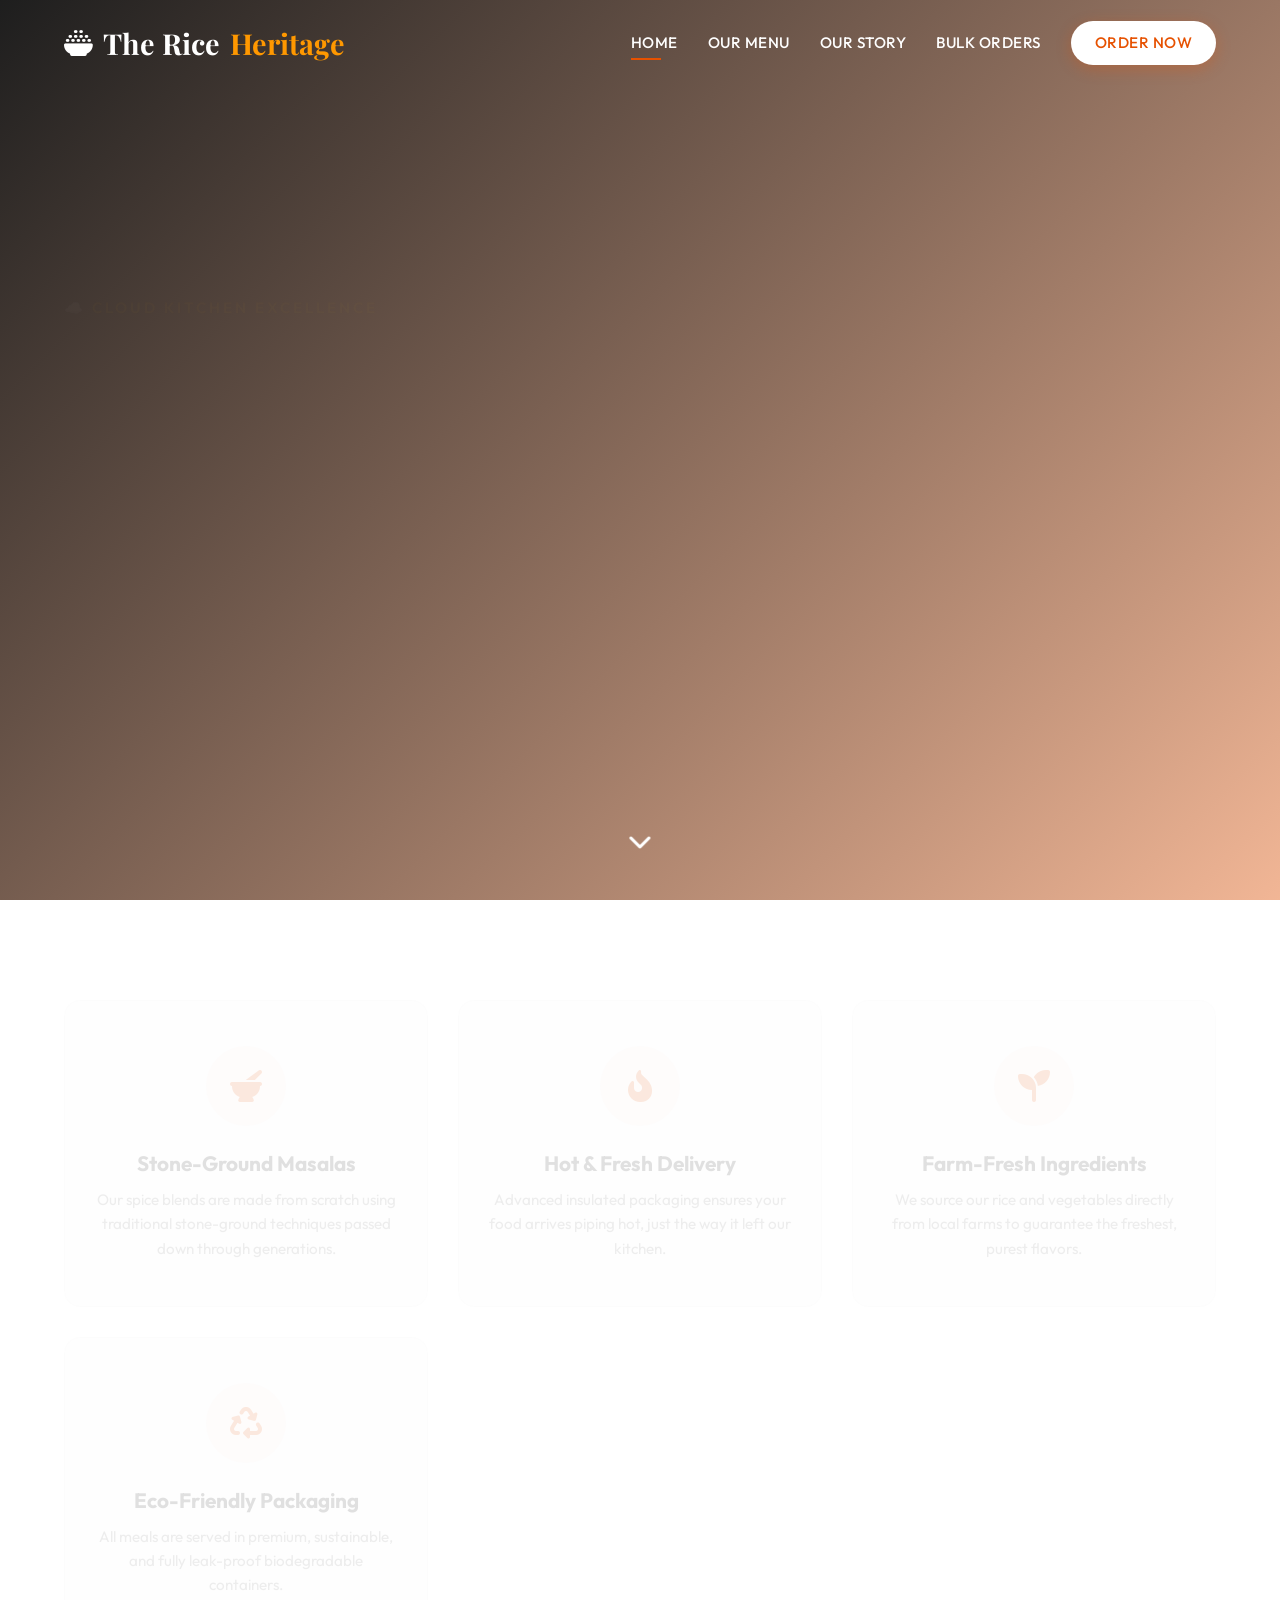
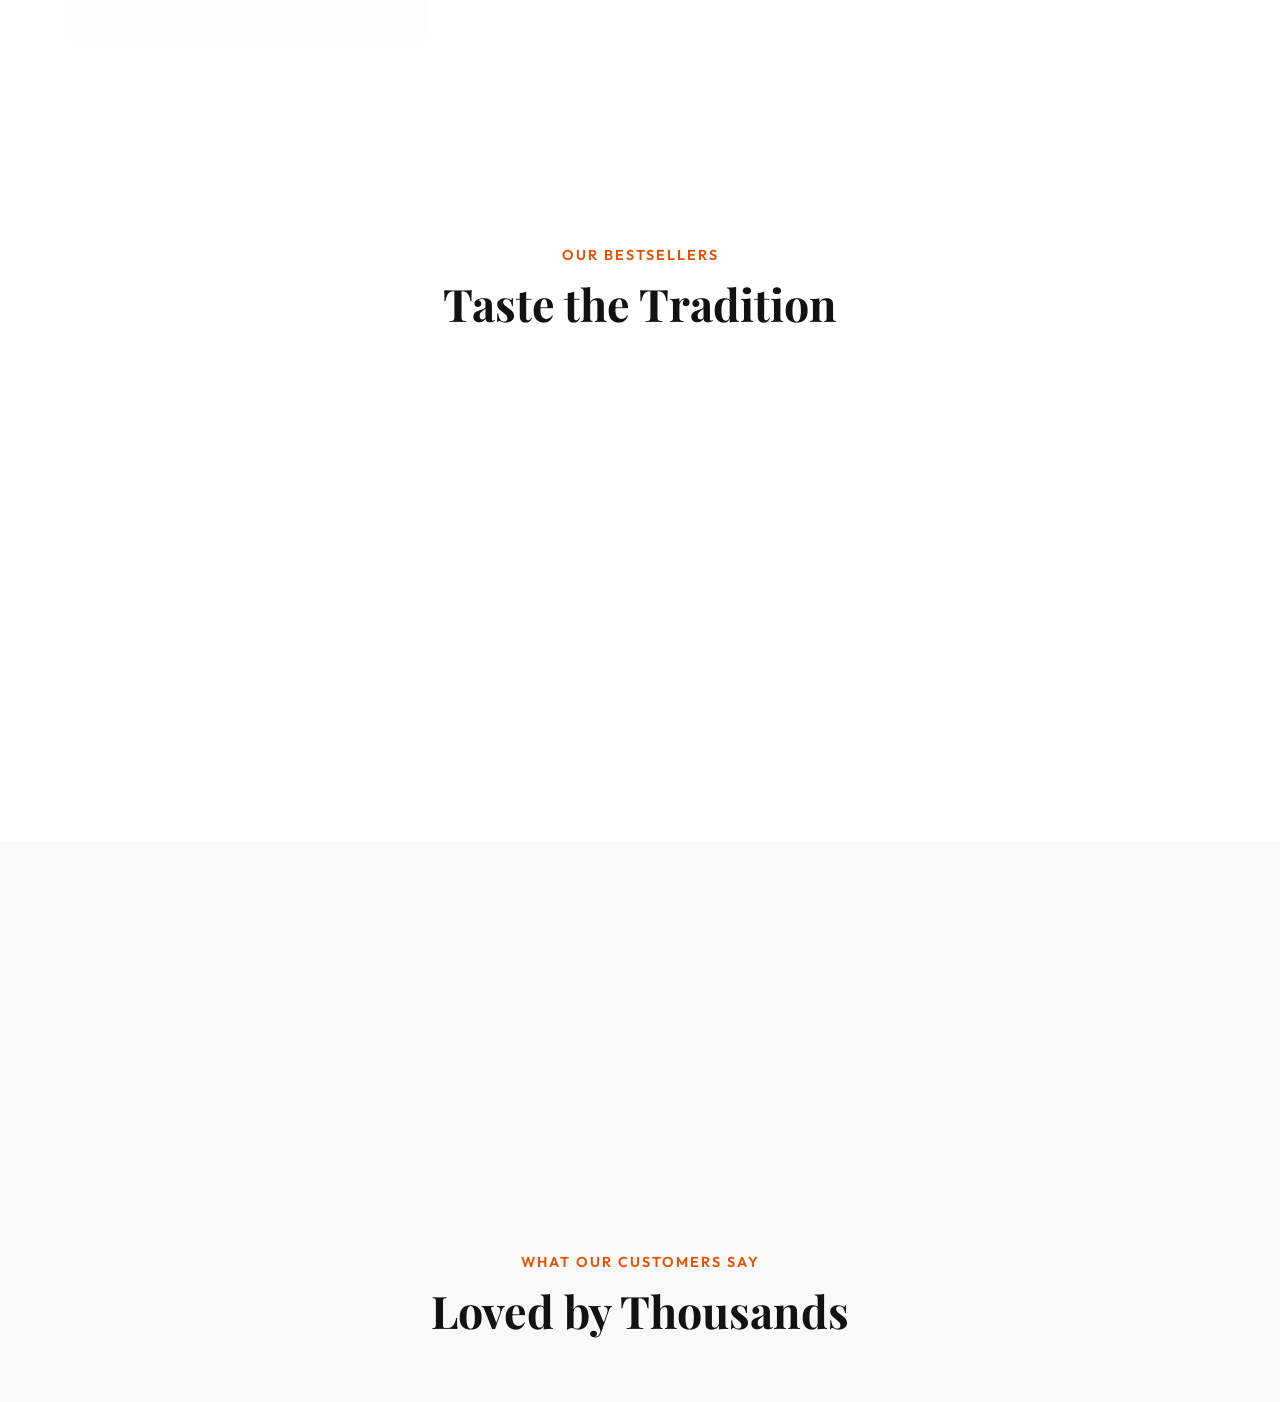
<file: index.html>
<!DOCTYPE html>
<html lang="en">
<head>
  <meta charset="UTF-8">
  <meta http-equiv="refresh" content="0; url=VarietyRice/index.html">
  <title>Redirecting to The Rice Heritage...</title>
</head>
<body>
  <p>Redirecting... <a href="VarietyRice/index.html">Click here</a> if not redirected.</p>
</body>
</html>
</file>
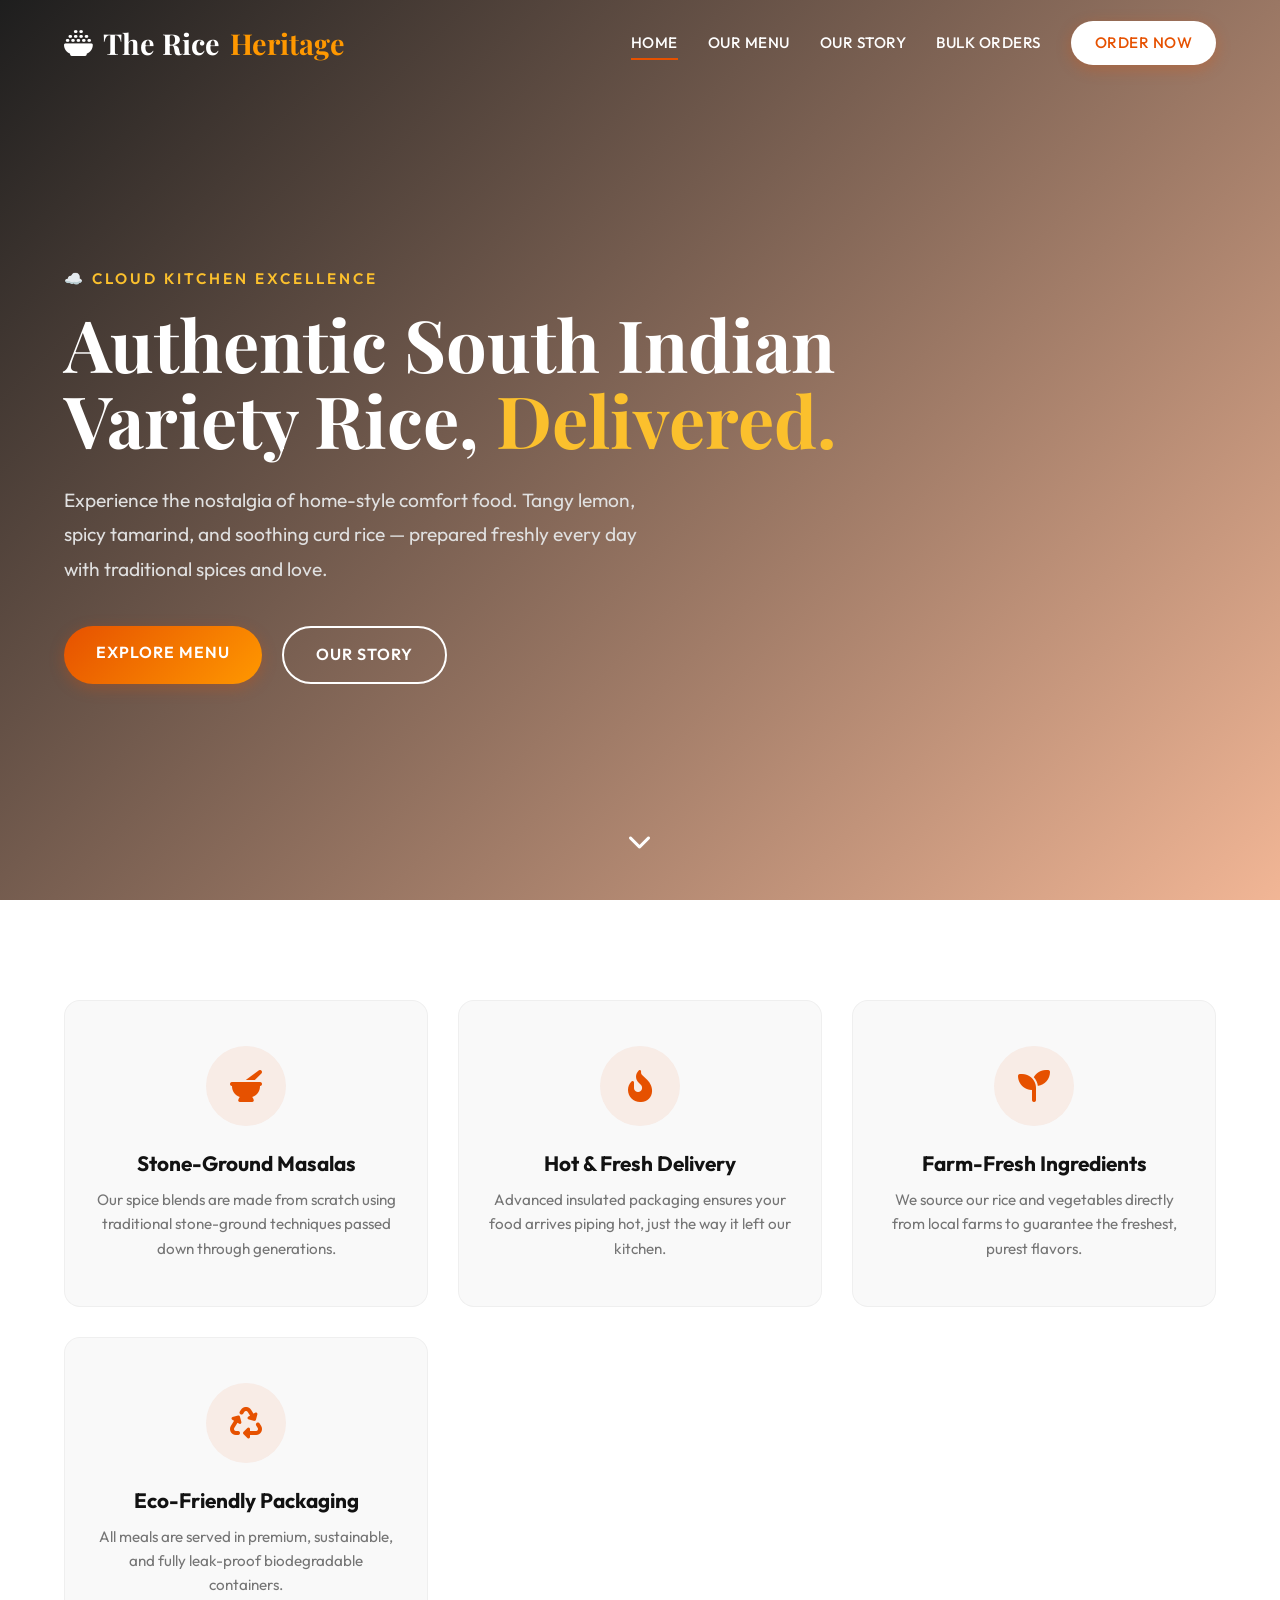
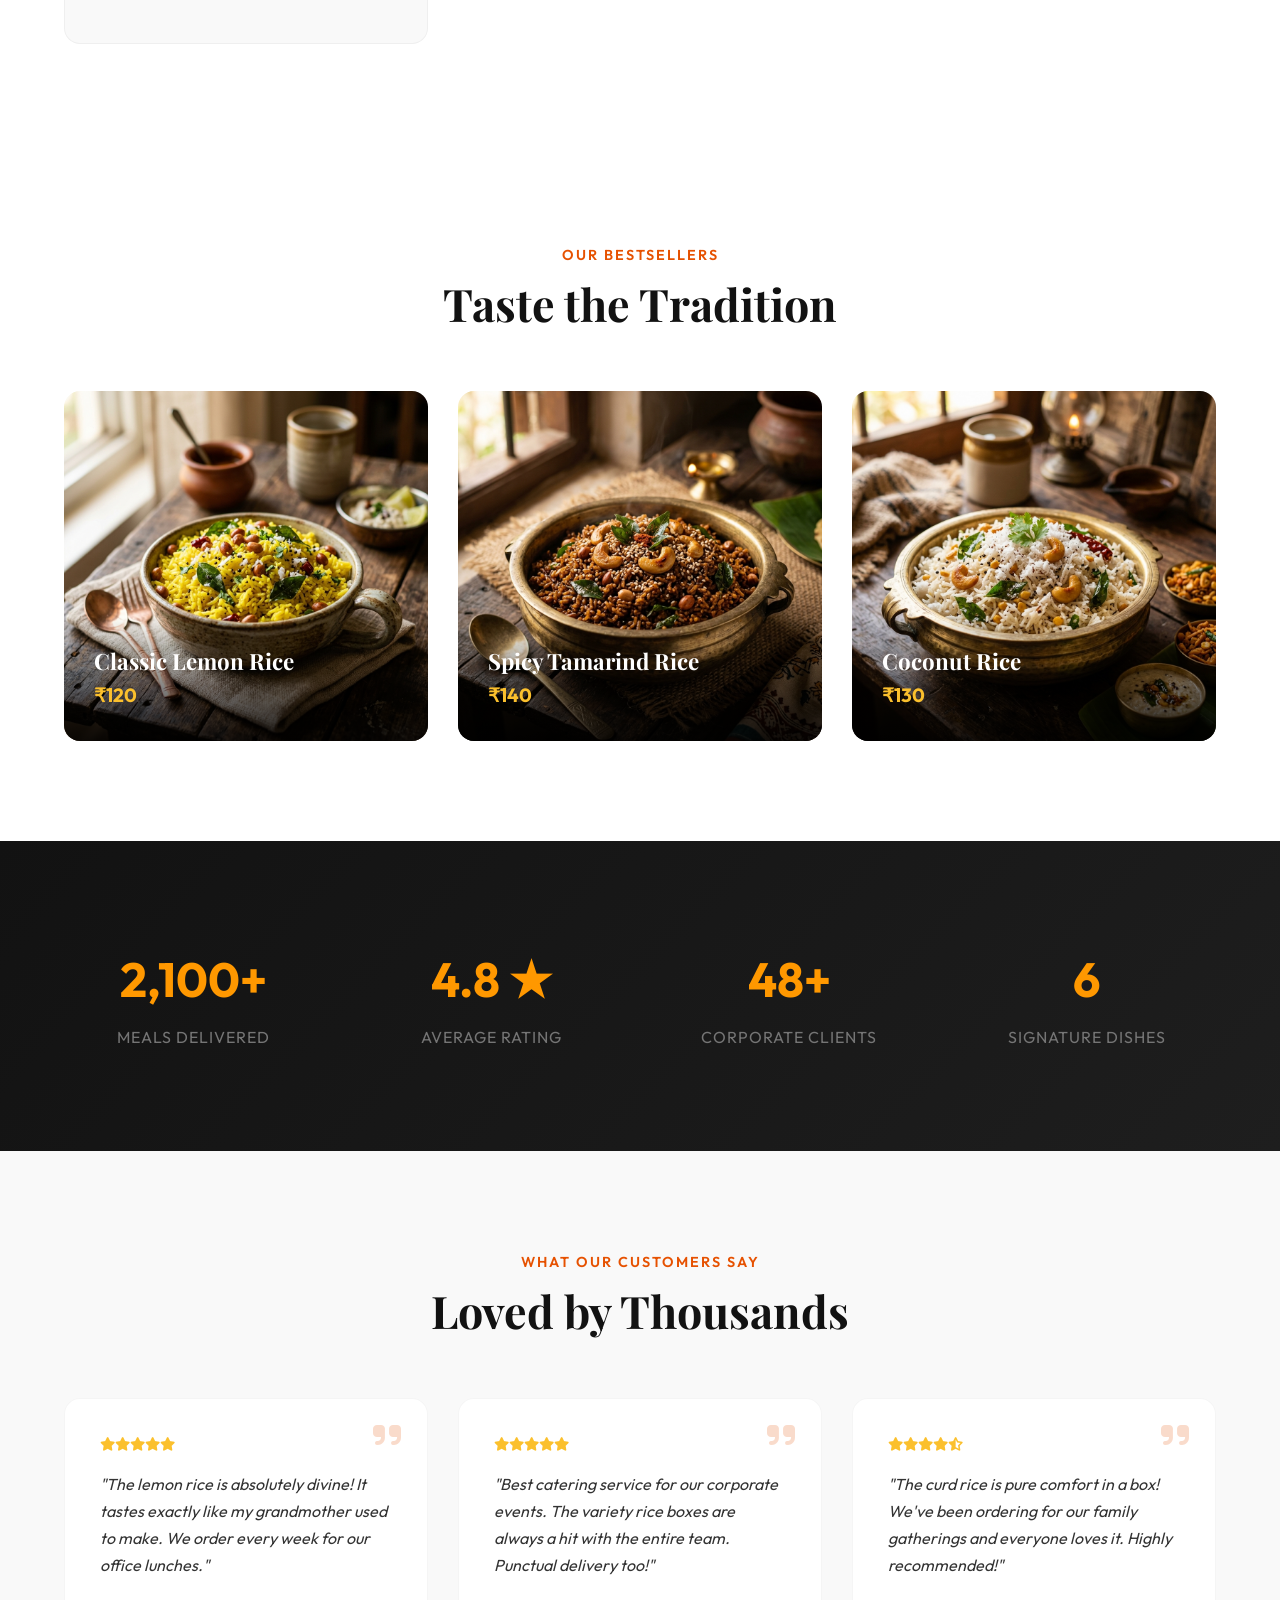
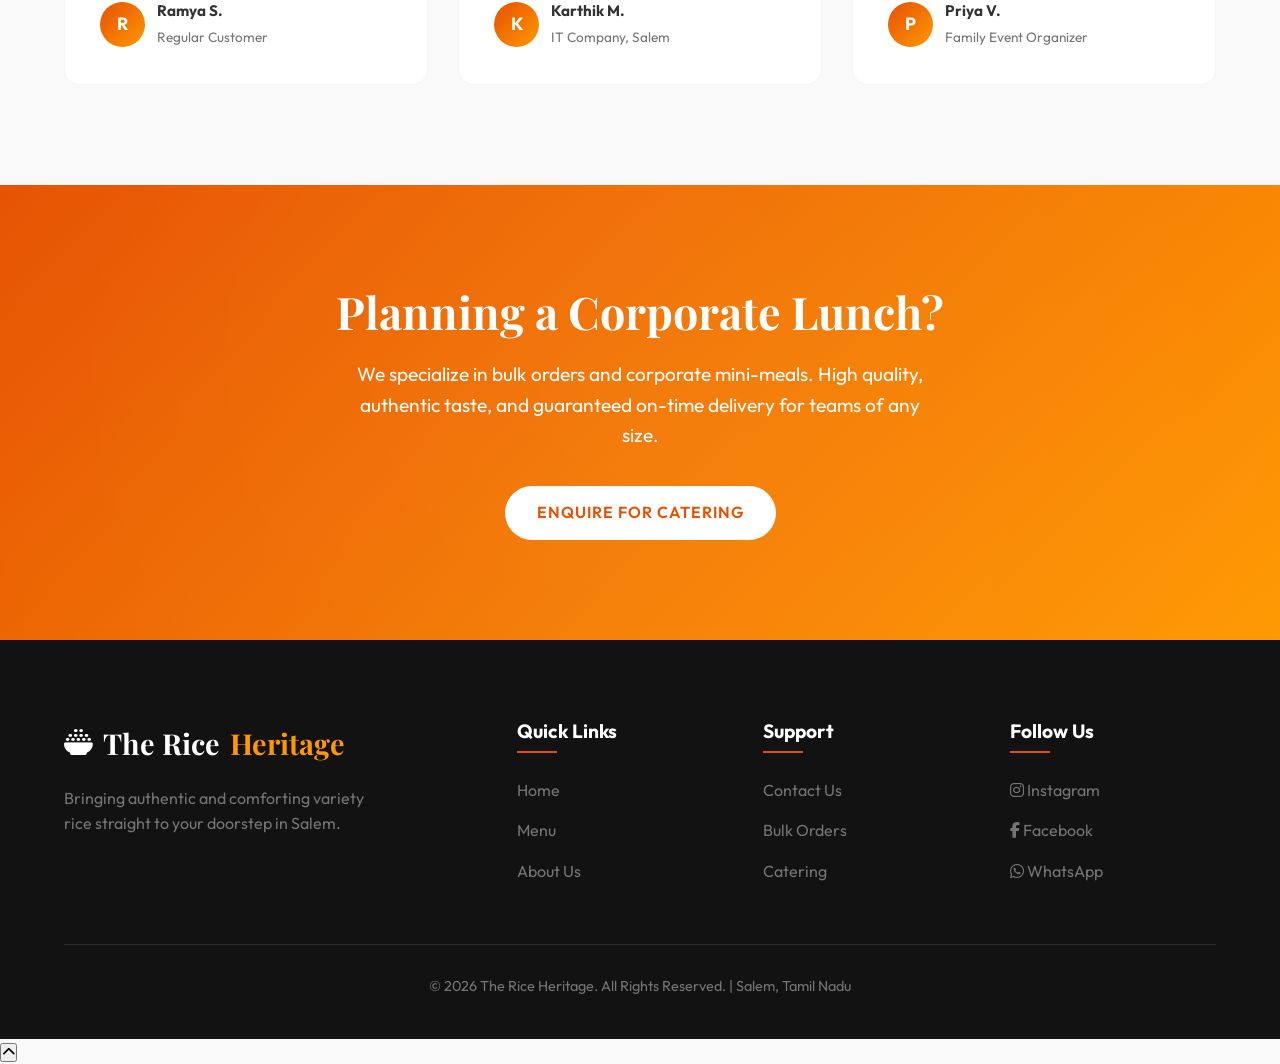
<file: VarietyRice/index.html>
<!DOCTYPE html>
<html lang="en">
<head>
  <meta charset="UTF-8">
  <meta name="viewport" content="width=device-width, initial-scale=1.0">
  <title>The Rice Heritage | Authentic South Indian Variety Rice in Salem</title>
  <meta name="description" content="Premium, home-style South Indian variety rice delivered fresh to your doorstep in Salem. Lemon, Tamarind, Curd, Coconut, and Tomato rice. Order on Zomato & Swiggy.">
  <meta name="keywords" content="variety rice, South Indian food, lemon rice, tamarind rice, curd rice, cloud kitchen Salem, food delivery Salem">
  <meta name="author" content="The Rice Heritage">
  <meta property="og:title" content="The Rice Heritage | Authentic South Indian Variety Rice">
  <meta property="og:description" content="Premium cloud kitchen serving authentic South Indian variety rice in Salem. Order now on Zomato & Swiggy.">
  <meta property="og:image" content="images/hero.png">
  <meta property="og:type" content="website">
  <meta name="twitter:card" content="summary_large_image">
  <link rel="icon" type="image/svg+xml" href="data:image/svg+xml,<svg xmlns='http://www.w3.org/2000/svg' viewBox='0 0 100 100'><text y='0.9em' font-size='90'>🍚</text></svg>">
  <link rel="stylesheet" href="styles.css">
  <link rel="stylesheet" href="https://cdnjs.cloudflare.com/ajax/libs/font-awesome/6.4.0/css/all.min.css">
  <style>
    .hero {
      min-height: 100vh;
      display: flex;
      align-items: center;
      position: relative;
      background-image: linear-gradient(135deg, rgba(18,18,18,0.95), rgba(230,81,0,0.4));
      background-size: cover;
      background-position: center;
      background-attachment: fixed;
      color: var(--white);
      padding: 0 5%;
    }
    .hero-content { max-width: 800px; z-index: 2; margin-top: 50px; }
    .hero-subtitle {
      font-family: var(--font-sans);
      color: var(--secondary-color);
      letter-spacing: 3px;
      text-transform: uppercase;
      font-weight: 600;
      margin-bottom: 15px;
      display: inline-block;
      font-size: 0.95rem;
    }
    .hero h1 { font-size: 4.5rem; color: var(--white); margin-bottom: 25px; line-height: 1.05; }
    .hero h1 .highlight { color: var(--secondary-color); }
    .hero p { font-size: 1.2rem; color: #e0e0e0; margin-bottom: 40px; max-width: 600px; line-height: 1.8; }
    .hero-buttons { display: flex; gap: 20px; flex-wrap: wrap; }
    .hero-scroll {
      position: absolute;
      bottom: 40px;
      left: 50%;
      transform: translateX(-50%);
      color: var(--white);
      font-size: 1.5rem;
      animation: bounce 2s infinite;
    }
    @keyframes bounce {
      0%, 20%, 50%, 80%, 100% { transform: translateX(-50%) translateY(0); }
      40% { transform: translateX(-50%) translateY(-12px); }
      60% { transform: translateX(-50%) translateY(-6px); }
    }

    /* Features */
    .features {
      background-color: var(--white);
      display: grid;
      grid-template-columns: repeat(auto-fit, minmax(280px, 1fr));
      gap: 30px;
    }
    .feature-card {
      text-align: center;
      padding: 45px 30px;
      border-radius: 16px;
      background: var(--light-bg);
      transition: var(--transition);
      border: 1px solid rgba(0,0,0,0.04);
    }
    .feature-card:hover {
      transform: translateY(-10px);
      box-shadow: var(--shadow-md);
      border-color: var(--primary-color);
    }
    .feature-icon {
      width: 80px; height: 80px;
      background: rgba(230, 81, 0, 0.08);
      color: var(--primary-color);
      border-radius: 50%;
      display: flex; align-items: center; justify-content: center;
      font-size: 32px;
      margin: 0 auto 25px;
      transition: var(--transition);
    }
    .feature-card:hover .feature-icon {
      background: var(--primary-color);
      color: var(--white);
      transform: scale(1.1);
    }
    .feature-card h3 { font-family: var(--font-sans); font-size: 1.3rem; margin-bottom: 12px; }
    .feature-card p { color: var(--text-light); font-size: 0.95rem; }

    /* Popular Dishes */
    .popular-preview { background: var(--white); }
    .popular-grid {
      display: grid;
      grid-template-columns: repeat(auto-fit, minmax(300px, 1fr));
      gap: 30px;
    }
    .popular-card {
      border-radius: 16px;
      overflow: hidden;
      position: relative;
      height: 350px;
      cursor: pointer;
      display: block;
    }
    .popular-card img {
      width: 100%; height: 100%;
      object-fit: cover;
      transition: transform 0.5s ease;
    }
    .popular-card:hover img { transform: scale(1.08); }
    .popular-overlay {
      position: absolute;
      bottom: 0; left: 0; right: 0;
      background: linear-gradient(transparent, rgba(0,0,0,0.85));
      padding: 30px;
      color: var(--white);
    }
    .popular-overlay h3 { color: var(--white); font-size: 1.4rem; margin-bottom: 5px; }
    .popular-overlay .price {
      color: var(--secondary-color);
      font-weight: 700;
      font-size: 1.2rem;
    }

    /* Stats */
    .stats {
      background: linear-gradient(135deg, var(--dark-bg), var(--dark-surface));
      color: var(--white);
    }
    .stats-grid {
      display: grid;
      grid-template-columns: repeat(auto-fit, minmax(200px, 1fr));
      gap: 40px;
      text-align: center;
    }
    .stat-item .stat-number {
      font-size: 3rem;
      font-weight: 700;
      color: var(--primary-light);
      font-family: var(--font-sans);
    }
    .stat-item .stat-label {
      color: var(--text-light);
      margin-top: 8px;
      font-size: 1rem;
      text-transform: uppercase;
      letter-spacing: 1px;
    }

    /* Testimonials */
    .testimonials { background: var(--light-bg); }
    .testimonial-grid {
      display: grid;
      grid-template-columns: repeat(auto-fit, minmax(320px, 1fr));
      gap: 30px;
    }
    .testimonial-card {
      background: var(--white);
      padding: 35px;
      border-radius: 16px;
      border: 1px solid rgba(0,0,0,0.04);
      transition: var(--transition);
      position: relative;
    }
    .testimonial-card:hover {
      box-shadow: var(--shadow-md);
      transform: translateY(-5px);
    }
    .testimonial-card .quote-icon {
      color: var(--primary-color);
      font-size: 2rem;
      opacity: 0.2;
      position: absolute;
      top: 20px; right: 25px;
    }
    .testimonial-card p {
      color: var(--text-main);
      font-style: italic;
      margin-bottom: 20px;
      line-height: 1.7;
    }
    .testimonial-author {
      display: flex;
      align-items: center;
      gap: 12px;
    }
    .author-avatar {
      width: 45px; height: 45px;
      border-radius: 50%;
      background: linear-gradient(135deg, var(--primary-color), var(--primary-light));
      display: flex; align-items: center; justify-content: center;
      color: var(--white);
      font-weight: 700;
      font-size: 1.1rem;
    }
    .author-info strong { display: block; font-size: 0.95rem; }
    .author-info span { color: var(--text-light); font-size: 0.85rem; }
    .stars { color: var(--secondary-color); font-size: 0.85rem; margin-bottom: 15px; }

    /* CTA */
    .cta-section {
      background: linear-gradient(135deg, var(--primary-color), var(--primary-light));
      color: var(--white);
      text-align: center;
      padding: 100px 5%;
      position: relative;
      overflow: hidden;
    }
    .cta-section::before {
      content: '';
      position: absolute;
      top: -50%; left: -50%;
      width: 200%; height: 200%;
      background: radial-gradient(circle, rgba(255,255,255,0.05) 0%, transparent 70%);
      animation: rotateBg 20s linear infinite;
    }
    @keyframes rotateBg { from { transform: rotate(0deg); } to { transform: rotate(360deg); } }
    .cta-section h2 { color: var(--white); font-size: 2.8rem; margin-bottom: 20px; position: relative; }
    .cta-section p {
      font-size: 1.2rem;
      margin-bottom: 35px;
      max-width: 600px;
      margin-left: auto; margin-right: auto;
      position: relative;
    }
    .cta-section .btn {
      background: var(--white);
      color: var(--primary-color);
      position: relative;
    }
    .cta-section .btn:hover {
      background: var(--dark-bg);
      color: var(--white);
      box-shadow: none;
    }

    @media (max-width: 768px) {
      .hero h1 { font-size: 2.8rem; }
      .hero-buttons { flex-direction: column; }
      .popular-card { height: 280px; }
      .stat-item .stat-number { font-size: 2.2rem; }
      .cta-section h2 { font-size: 2rem; }
    }
  </style>
</head>
<body>

  <!-- Header -->
  <header id="main-header">
    <a href="index.html" class="logo"><i class="fa-solid fa-bowl-rice"></i> The Rice <span>Heritage</span></a>
    <button class="mobile-menu-btn" aria-label="Toggle navigation menu">
      <i class="fa-solid fa-bars"></i>
    </button>
    <nav class="nav-links" role="navigation">
      <a href="index.html">Home</a>
      <a href="menu.html">Our Menu</a>
      <a href="about.html">Our Story</a>
      <a href="contact.html">Bulk Orders</a>
      <a href="menu.html" class="btn btn-primary nav-btn">Order Now</a>
    </nav>
  </header>

  <!-- Hero Section -->
  <section class="hero" id="home">
    <div class="hero-content">
      <span class="hero-subtitle animate-up delay-1">☁️ Cloud Kitchen Excellence</span>
      <h1 class="animate-up delay-2">Authentic South Indian<br>Variety Rice, <span class="highlight">Delivered.</span></h1>
      <p class="animate-up delay-3">Experience the nostalgia of home-style comfort food. Tangy lemon, spicy tamarind, and soothing curd rice — prepared freshly every day with traditional spices and love.</p>
      <div class="hero-buttons animate-up delay-3">
        <a href="menu.html" class="btn btn-primary">Explore Menu</a>
        <a href="about.html" class="btn btn-outline" style="color:var(--white); border-color:var(--white);">Our Story</a>
      </div>
    </div>
    <a href="#why-us" class="hero-scroll" aria-label="Scroll down"><i class="fa-solid fa-chevron-down"></i></a>
  </section>

  <!-- Why Choose Us -->
  <section class="section-padding features" id="why-us">
    <div class="feature-card reveal delay-1">
      <div class="feature-icon"><i class="fa-solid fa-mortar-pestle"></i></div>
      <h3>Stone-Ground Masalas</h3>
      <p>Our spice blends are made from scratch using traditional stone-ground techniques passed down through generations.</p>
    </div>
    <div class="feature-card reveal delay-2">
      <div class="feature-icon"><i class="fa-solid fa-fire-flame-curved"></i></div>
      <h3>Hot & Fresh Delivery</h3>
      <p>Advanced insulated packaging ensures your food arrives piping hot, just the way it left our kitchen.</p>
    </div>
    <div class="feature-card reveal delay-3">
      <div class="feature-icon"><i class="fa-solid fa-seedling"></i></div>
      <h3>Farm-Fresh Ingredients</h3>
      <p>We source our rice and vegetables directly from local farms to guarantee the freshest, purest flavors.</p>
    </div>
    <div class="feature-card reveal delay-4">
      <div class="feature-icon"><i class="fa-solid fa-recycle"></i></div>
      <h3>Eco-Friendly Packaging</h3>
      <p>All meals are served in premium, sustainable, and fully leak-proof biodegradable containers.</p>
    </div>
  </section>

  <!-- Popular Dishes -->
  <section class="section-padding popular-preview">
    <div class="section-header">
      <span class="section-subtitle">Our Bestsellers</span>
      <h2 class="section-title">Taste the Tradition</h2>
    </div>
    <div class="popular-grid">
      <a href="menu.html" class="popular-card reveal delay-1">
        <img src="images/lemon-rice.png" alt="Classic Lemon Rice" loading="lazy">
        <div class="popular-overlay">
          <h3>Classic Lemon Rice</h3>
          <span class="price">₹120</span>
        </div>
      </a>
      <a href="menu.html" class="popular-card reveal delay-2">
        <img src="images/tamarind-rice.png" alt="Spicy Tamarind Rice" loading="lazy">
        <div class="popular-overlay">
          <h3>Spicy Tamarind Rice</h3>
          <span class="price">₹140</span>
        </div>
      </a>
      <a href="menu.html" class="popular-card reveal delay-3">
        <img src="images/coconut-rice.png" alt="Coconut Rice" loading="lazy">
        <div class="popular-overlay">
          <h3>Coconut Rice</h3>
          <span class="price">₹130</span>
        </div>
      </a>
    </div>
  </section>

  <!-- Stats -->
  <section class="section-padding stats reveal">
    <div class="stats-grid">
      <div class="stat-item">
        <div class="stat-number" data-count="5000" data-suffix="+">0</div>
        <div class="stat-label">Meals Delivered</div>
      </div>
      <div class="stat-item">
        <div class="stat-number" data-count="4" data-suffix=".8 ★">0</div>
        <div class="stat-label">Average Rating</div>
      </div>
      <div class="stat-item">
        <div class="stat-number" data-count="100" data-suffix="+">0</div>
        <div class="stat-label">Corporate Clients</div>
      </div>
      <div class="stat-item">
        <div class="stat-number" data-count="6" data-suffix="">0</div>
        <div class="stat-label">Signature Dishes</div>
      </div>
    </div>
  </section>

  <!-- Testimonials -->
  <section class="section-padding testimonials">
    <div class="section-header">
      <span class="section-subtitle">What Our Customers Say</span>
      <h2 class="section-title">Loved by Thousands</h2>
    </div>
    <div class="testimonial-grid">
      <div class="testimonial-card reveal delay-1">
        <i class="fa-solid fa-quote-right quote-icon"></i>
        <div class="stars"><i class="fa-solid fa-star"></i><i class="fa-solid fa-star"></i><i class="fa-solid fa-star"></i><i class="fa-solid fa-star"></i><i class="fa-solid fa-star"></i></div>
        <p>"The lemon rice is absolutely divine! It tastes exactly like my grandmother used to make. We order every week for our office lunches."</p>
        <div class="testimonial-author">
          <div class="author-avatar">R</div>
          <div class="author-info">
            <strong>Ramya S.</strong>
            <span>Regular Customer</span>
          </div>
        </div>
      </div>
      <div class="testimonial-card reveal delay-2">
        <i class="fa-solid fa-quote-right quote-icon"></i>
        <div class="stars"><i class="fa-solid fa-star"></i><i class="fa-solid fa-star"></i><i class="fa-solid fa-star"></i><i class="fa-solid fa-star"></i><i class="fa-solid fa-star"></i></div>
        <p>"Best catering service for our corporate events. The variety rice boxes are always a hit with the entire team. Punctual delivery too!"</p>
        <div class="testimonial-author">
          <div class="author-avatar">K</div>
          <div class="author-info">
            <strong>Karthik M.</strong>
            <span>IT Company, Salem</span>
          </div>
        </div>
      </div>
      <div class="testimonial-card reveal delay-3">
        <i class="fa-solid fa-quote-right quote-icon"></i>
        <div class="stars"><i class="fa-solid fa-star"></i><i class="fa-solid fa-star"></i><i class="fa-solid fa-star"></i><i class="fa-solid fa-star"></i><i class="fa-solid fa-star-half-stroke"></i></div>
        <p>"The curd rice is pure comfort in a box! We've been ordering for our family gatherings and everyone loves it. Highly recommended!"</p>
        <div class="testimonial-author">
          <div class="author-avatar">P</div>
          <div class="author-info">
            <strong>Priya V.</strong>
            <span>Family Event Organizer</span>
          </div>
        </div>
      </div>
    </div>
  </section>

  <!-- Call to Action -->
  <section class="cta-section reveal">
    <h2>Planning a Corporate Lunch?</h2>
    <p>We specialize in bulk orders and corporate mini-meals. High quality, authentic taste, and guaranteed on-time delivery for teams of any size.</p>
    <a href="contact.html" class="btn">Enquire For Catering</a>
  </section>

  <!-- Footer -->
  <footer>
    <div class="footer-grid">
      <div class="footer-brand">
        <a href="index.html" class="logo"><i class="fa-solid fa-bowl-rice"></i> The Rice <span>Heritage</span></a>
        <p>Bringing authentic and comforting variety rice straight to your doorstep in Salem.</p>
      </div>
      <div class="footer-col">
        <h4>Quick Links</h4>
        <ul>
          <li><a href="index.html">Home</a></li>
          <li><a href="menu.html">Menu</a></li>
          <li><a href="about.html">About Us</a></li>
        </ul>
      </div>
      <div class="footer-col">
        <h4>Support</h4>
        <ul>
          <li><a href="contact.html">Contact Us</a></li>
          <li><a href="contact.html">Bulk Orders</a></li>
          <li><a href="contact.html">Catering</a></li>
        </ul>
      </div>
      <div class="footer-col">
        <h4>Follow Us</h4>
        <ul>
          <li><a href="#"><i class="fa-brands fa-instagram"></i> Instagram</a></li>
          <li><a href="#"><i class="fa-brands fa-facebook-f"></i> Facebook</a></li>
          <li><a href="#"><i class="fa-brands fa-whatsapp"></i> WhatsApp</a></li>
        </ul>
      </div>
    </div>
    <div class="footer-bottom">
      <p>&copy; 2026 The Rice Heritage. All Rights Reserved. | Salem, Tamil Nadu</p>
    </div>
  </footer>

  <button class="scroll-top" aria-label="Scroll to top"><i class="fa-solid fa-chevron-up"></i></button>
  <script src="script.js"></script>
</body>
</html>
</file>
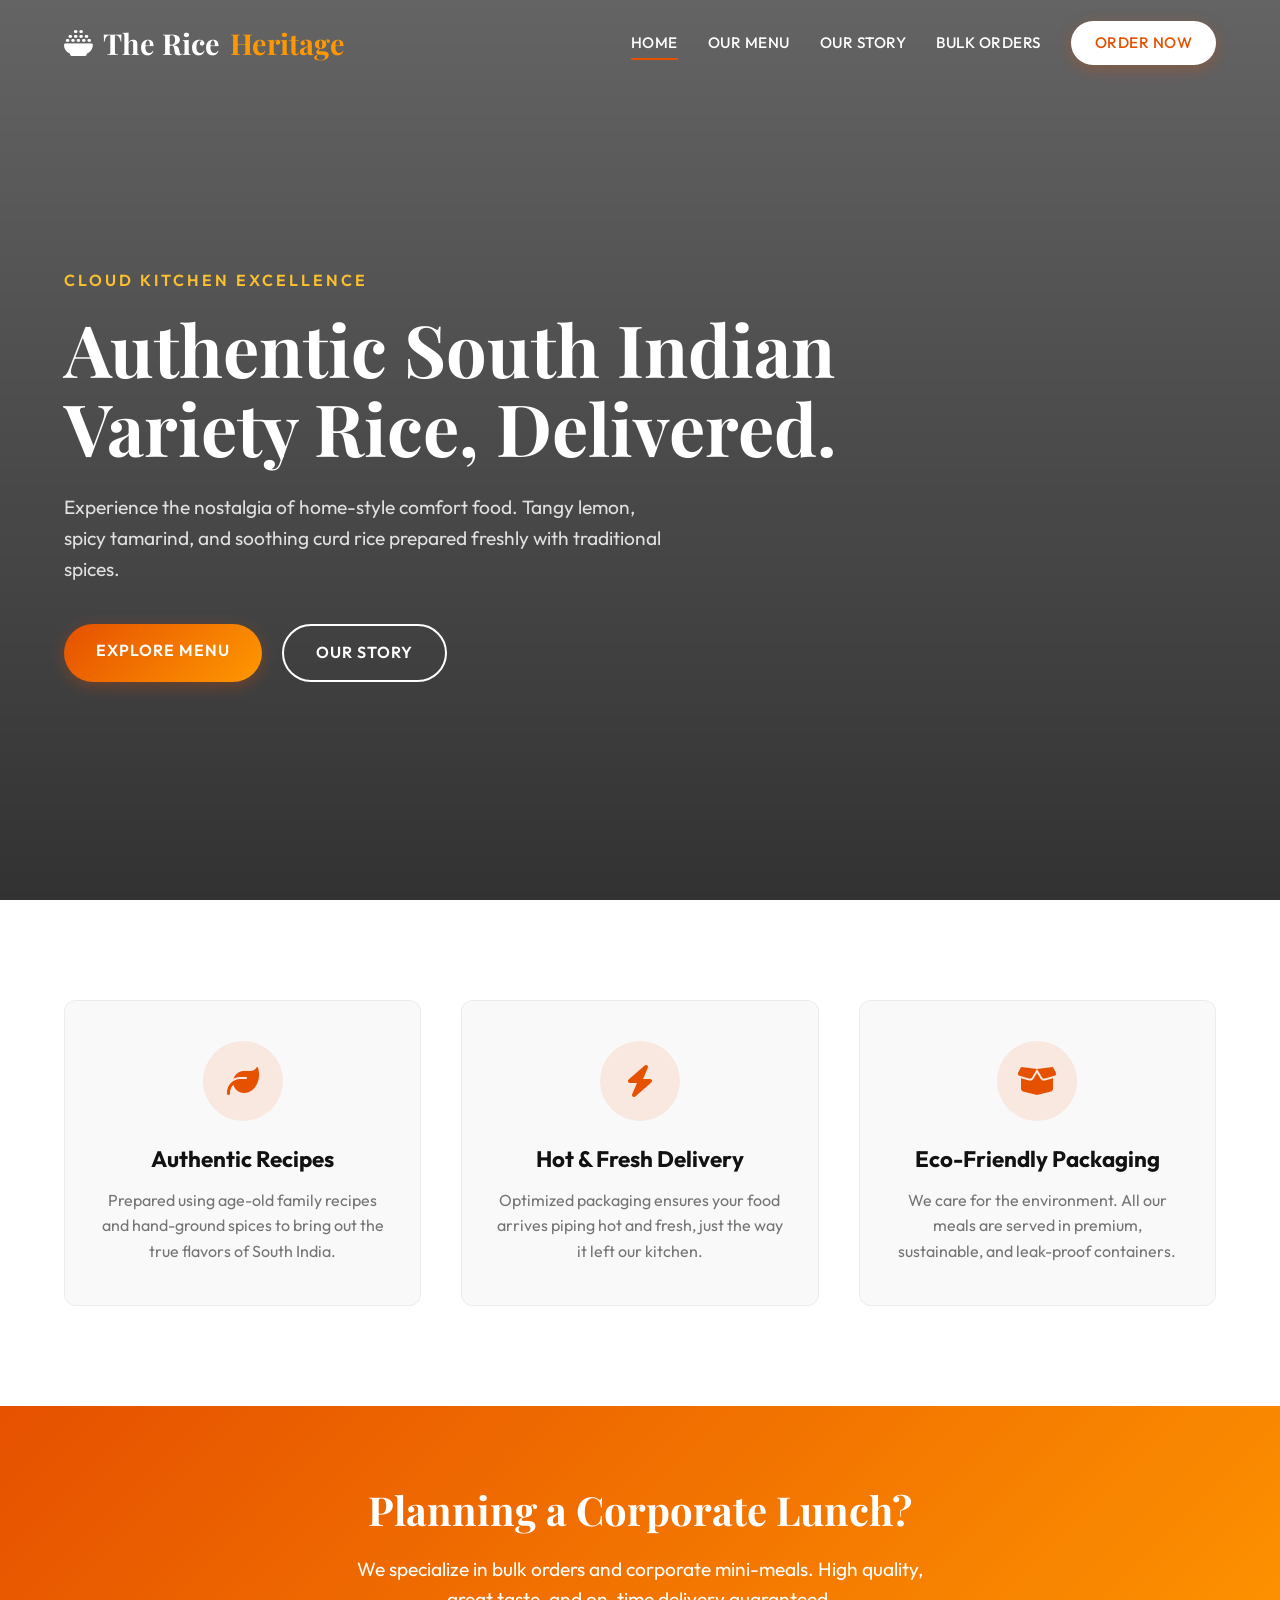
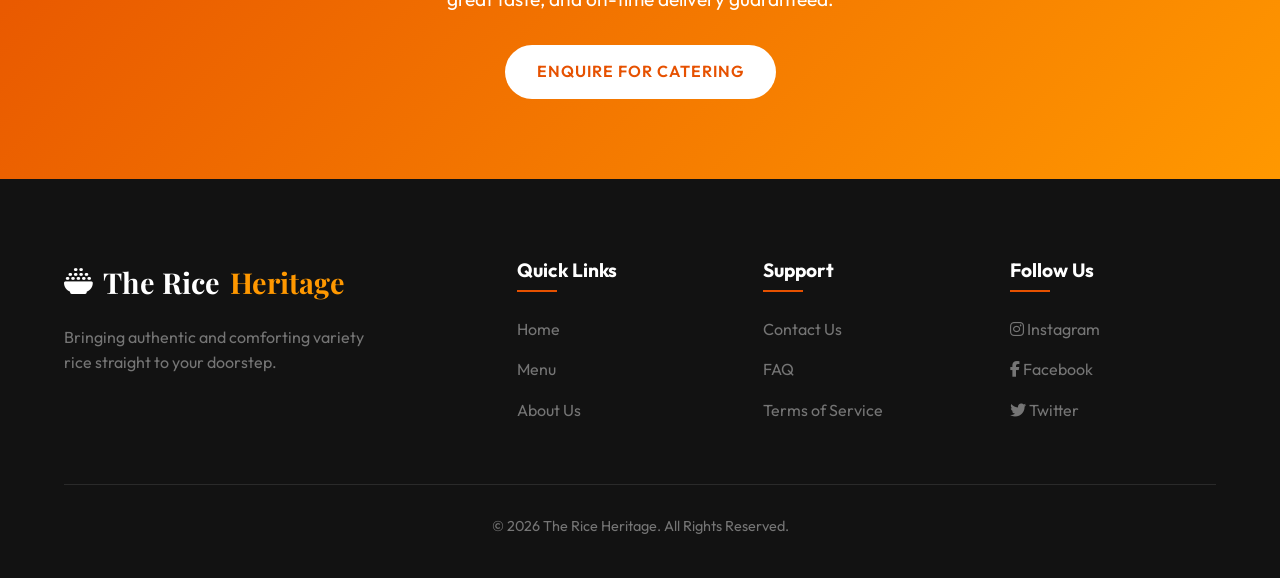
<file: .claude/worktrees/heuristic-easley/VarietyRice/index.html>
<!DOCTYPE html>
<html lang="en">
<head>
  <meta charset="UTF-8">
  <meta name="viewport" content="width=device-width, initial-scale=1.0">
  <title>The Rice Heritage | Authentic South Indian Variety Rice</title>
  <meta name="description" content="Premium, home-style South Indian variety rice delivered to your doorstep. Lemon, Tamarind, Curd rice and more.">
  <link rel="stylesheet" href="styles.css">
  <link rel="stylesheet" href="https://cdnjs.cloudflare.com/ajax/libs/font-awesome/6.4.0/css/all.min.css">
  <style>
    /* Page Specific Styles */
    .hero {
      min-height: 100vh;
      display: flex;
      align-items: center;
      position: relative;
      background-image: linear-gradient(rgba(0,0,0,0.6), rgba(0,0,0,0.8)), url('file:///C:/Users/jeein/.gemini/antigravity/brain/d72fa2c3-065e-4936-9f61-3ec3bd0325a1/variety_rice_hero_1773127442870.png');
      background-size: cover;
      background-position: center;
      background-attachment: fixed;
      color: var(--white);
      padding: 0 5%;
    }

    .hero-content {
      max-width: 800px;
      z-index: 2;
      margin-top: 50px;
    }

    .hero-subtitle {
      font-family: var(--font-sans);
      color: var(--secondary-color);
      letter-spacing: 3px;
      text-transform: uppercase;
      font-weight: 600;
      margin-bottom: 15px;
      display: inline-block;
    }

    .hero h1 {
      font-size: 4.5rem;
      color: var(--white);
      margin-bottom: 25px;
      line-height: 1.1;
    }

    .hero p {
      font-size: 1.2rem;
      color: #e0e0e0;
      margin-bottom: 40px;
      max-width: 600px;
    }

    .hero-buttons {
      display: flex;
      gap: 20px;
    }

    /* Features Section */
    .features {
      background-color: var(--white);
      display: grid;
      grid-template-columns: repeat(auto-fit, minmax(300px, 1fr));
      gap: 40px;
    }

    .feature-card {
      text-align: center;
      padding: 40px 30px;
      border-radius: 12px;
      background: var(--light-bg);
      transition: var(--transition);
      border: 1px solid rgba(0,0,0,0.05);
    }

    .feature-card:hover {
      transform: translateY(-10px);
      box-shadow: var(--shadow-md);
      border-color: var(--primary-color);
    }

    .feature-icon {
      width: 80px;
      height: 80px;
      background: rgba(230, 81, 0, 0.1);
      color: var(--primary-color);
      border-radius: 50%;
      display: flex;
      align-items: center;
      justify-content: center;
      font-size: 32px;
      margin: 0 auto 25px;
      transition: var(--transition);
    }

    .feature-card:hover .feature-icon {
      background: var(--primary-color);
      color: var(--white);
    }

    .feature-card h3 {
      font-family: var(--font-sans);
      font-size: 1.4rem;
      margin-bottom: 15px;
    }

    .feature-card p {
      color: var(--text-light);
    }

    /* Call to Action */
    .cta-section {
      background: linear-gradient(135deg, var(--primary-color), var(--primary-light));
      color: var(--white);
      text-align: center;
      padding: 80px 5%;
    }

    .cta-section h2 {
      color: var(--white);
      font-size: 2.5rem;
      margin-bottom: 20px;
    }

    .cta-section p {
      font-size: 1.2rem;
      margin-bottom: 30px;
      max-width: 600px;
      margin-left: auto;
      margin-right: auto;
    }

    .cta-section .btn {
      background: var(--white);
      color: var(--primary-color);
    }

    .cta-section .btn:hover {
      background: var(--dark-bg);
      color: var(--white);
      box-shadow: none;
    }

    @media (max-width: 768px) {
      .hero h1 { font-size: 3rem; }
      .hero-buttons { flex-direction: column; }
    }
  </style>
</head>
<body>

  <!-- Header -->
  <header>
    <a href="index.html" class="logo"><i class="fa-solid fa-bowl-rice"></i> The Rice <span>Heritage</span></a>
    
    <button class="mobile-menu-btn">
      <i class="fa-solid fa-bars"></i>
    </button>

    <nav class="nav-links">
      <a href="index.html">Home</a>
      <a href="menu.html">Our Menu</a>
      <a href="about.html">Our Story</a>
      <a href="contact.html">Bulk Orders</a>
      <a href="menu.html" class="btn btn-primary nav-btn">Order Now</a>
    </nav>
  </header>

  <!-- Hero Section -->
  <section class="hero reveal">
    <div class="hero-content">
      <span class="hero-subtitle animate-up delay-1">Cloud Kitchen Excellence</span>
      <h1 class="animate-up delay-2">Authentic South Indian Variety Rice, Delivered.</h1>
      <p class="animate-up delay-3">Experience the nostalgia of home-style comfort food. Tangy lemon, spicy tamarind, and soothing curd rice prepared freshly with traditional spices.</p>
      <div class="hero-buttons animate-up delay-3">
        <a href="menu.html" class="btn btn-primary">Explore Menu</a>
        <a href="about.html" class="btn btn-outline" style="color:var(--white); border-color:var(--white);">Our Story</a>
      </div>
    </div>
  </section>

  <!-- Features Section -->
  <section class="section-padding features">
    <div class="feature-card reveal delay-1">
      <div class="feature-icon"><i class="fa-solid fa-leaf"></i></div>
      <h3>Authentic Recipes</h3>
      <p>Prepared using age-old family recipes and hand-ground spices to bring out the true flavors of South India.</p>
    </div>
    <div class="feature-card reveal delay-2">
      <div class="feature-icon"><i class="fa-solid fa-bolt"></i></div>
      <h3>Hot & Fresh Delivery</h3>
      <p>Optimized packaging ensures your food arrives piping hot and fresh, just the way it left our kitchen.</p>
    </div>
    <div class="feature-card reveal delay-3">
      <div class="feature-icon"><i class="fa-solid fa-box-open"></i></div>
      <h3>Eco-Friendly Packaging</h3>
      <p>We care for the environment. All our meals are served in premium, sustainable, and leak-proof containers.</p>
    </div>
  </section>

  <!-- Call to Action -->
  <section class="cta-section reveal">
    <h2>Planning a Corporate Lunch?</h2>
    <p>We specialize in bulk orders and corporate mini-meals. High quality, great taste, and on-time delivery guaranteed.</p>
    <a href="contact.html" class="btn">Enquire For Catering</a>
  </section>

  <!-- Footer -->
  <footer>
    <div class="footer-grid">
      <div class="footer-brand">
        <a href="index.html" class="logo"><i class="fa-solid fa-bowl-rice"></i> The Rice <span>Heritage</span></a>
        <p>Bringing authentic and comforting variety rice straight to your doorstep.</p>
      </div>
      <div class="footer-col">
        <h4>Quick Links</h4>
        <ul>
          <li><a href="index.html">Home</a></li>
          <li><a href="menu.html">Menu</a></li>
          <li><a href="about.html">About Us</a></li>
        </ul>
      </div>
      <div class="footer-col">
        <h4>Support</h4>
        <ul>
          <li><a href="contact.html">Contact Us</a></li>
          <li><a href="faq.html">FAQ</a></li>
          <li><a href="terms.html">Terms of Service</a></li>
        </ul>
      </div>
      <div class="footer-col">
        <h4>Follow Us</h4>
        <ul>
          <li><a href="#"><i class="fa-brands fa-instagram"></i> Instagram</a></li>
          <li><a href="#"><i class="fa-brands fa-facebook-f"></i> Facebook</a></li>
          <li><a href="#"><i class="fa-brands fa-twitter"></i> Twitter</a></li>
        </ul>
      </div>
    </div>
    <div class="footer-bottom">
      <p>&copy; 2026 The Rice Heritage. All Rights Reserved.</p>
    </div>
  </footer>

  <script src="script.js"></script>
</body>
</html>
</file>
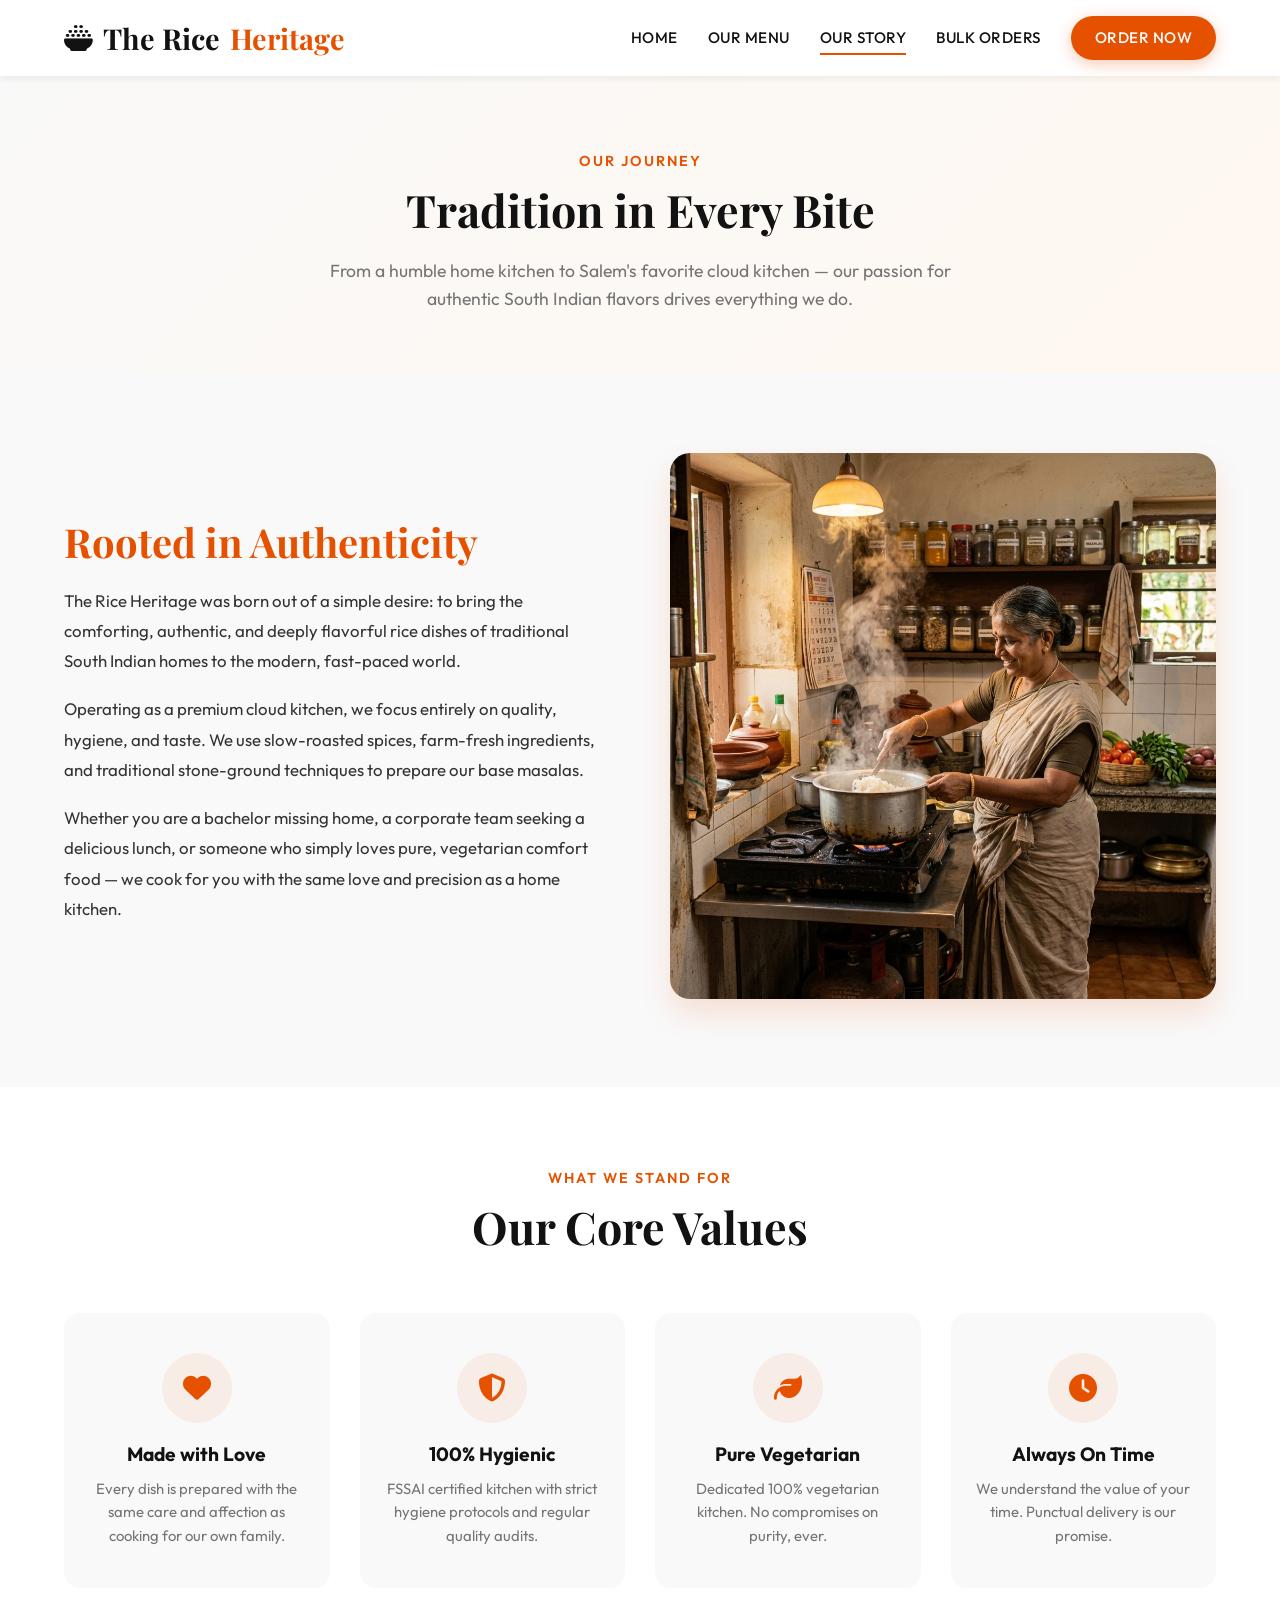
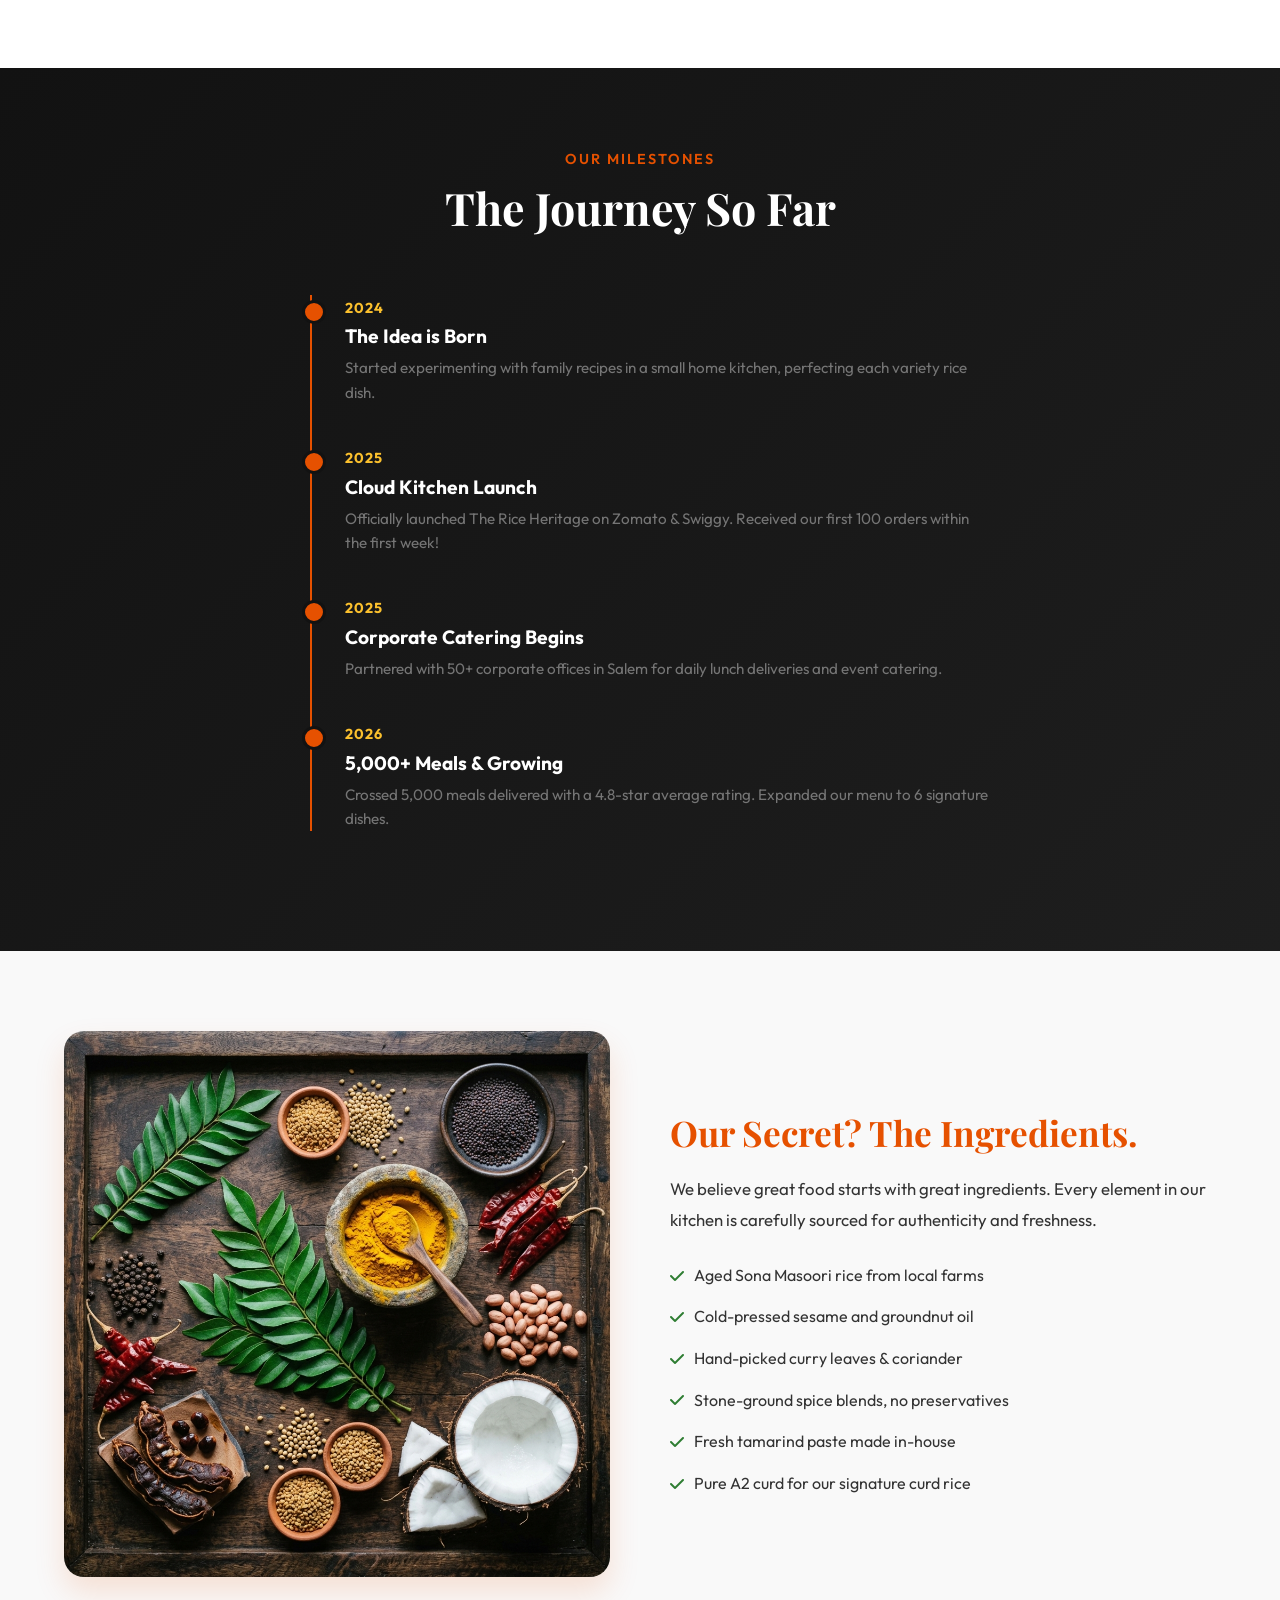
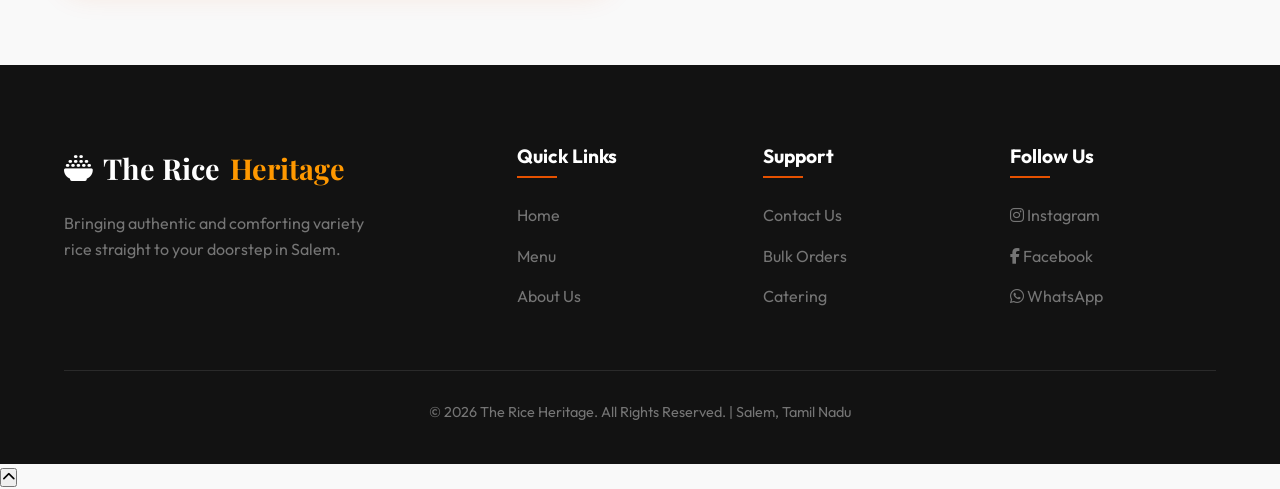
<file: VarietyRice/about.html>
<!DOCTYPE html>
<html lang="en">
<head>
  <meta charset="UTF-8">
  <meta name="viewport" content="width=device-width, initial-scale=1.0">
  <title>Our Story | The Rice Heritage - Authentic Cloud Kitchen</title>
  <meta name="description" content="Learn about The Rice Heritage — a premium cloud kitchen in Salem serving authentic South Indian variety rice using traditional recipes and farm-fresh ingredients.">
  <meta property="og:title" content="Our Story | The Rice Heritage">
  <meta property="og:description" content="Our journey from a home kitchen to Salem's favorite variety rice cloud kitchen.">
  <meta property="og:image" content="images/kitchen.png">
  <link rel="icon" type="image/svg+xml" href="data:image/svg+xml,<svg xmlns='http://www.w3.org/2000/svg' viewBox='0 0 100 100'><text y='0.9em' font-size='90'>🍚</text></svg>">
  <link rel="stylesheet" href="styles.css">
  <link rel="stylesheet" href="https://cdnjs.cloudflare.com/ajax/libs/font-awesome/6.4.0/css/all.min.css">
  <style>
    .about-header {
      padding: 150px 5% 60px;
      text-align: center;
      background: linear-gradient(135deg, var(--light-bg), #FFF8F0);
    }
    .about-header p {
      max-width: 650px;
      margin: 20px auto 0;
      color: var(--text-light);
      font-size: 1.1rem;
    }
    .about-content {
      display: grid;
      grid-template-columns: 1fr 1fr;
      gap: 60px;
      padding: 80px 5%;
      align-items: center;
    }
    .about-text h2 {
      font-size: 2.5rem;
      margin-bottom: 20px;
      color: var(--primary-color);
    }
    .about-text p {
      font-size: 1.05rem;
      color: var(--text-main);
      margin-bottom: 18px;
      line-height: 1.8;
    }
    .about-image {
      width: 100%;
      border-radius: 20px;
      box-shadow: var(--shadow-lg);
    }

    /* Values */
    .values {
      background: var(--white);
      padding: 80px 5%;
    }
    .values-grid {
      display: grid;
      grid-template-columns: repeat(auto-fit, minmax(250px, 1fr));
      gap: 30px;
      margin-top: 50px;
    }
    .value-card {
      text-align: center;
      padding: 40px 25px;
      border-radius: 16px;
      background: var(--light-bg);
      transition: var(--transition);
    }
    .value-card:hover {
      transform: translateY(-8px);
      box-shadow: var(--shadow-md);
    }
    .value-icon {
      width: 70px; height: 70px;
      background: rgba(230, 81, 0, 0.08);
      color: var(--primary-color);
      border-radius: 50%;
      display: flex; align-items: center; justify-content: center;
      font-size: 28px;
      margin: 0 auto 20px;
    }
    .value-card h3 { font-family: var(--font-sans); font-size: 1.2rem; margin-bottom: 10px; }
    .value-card p { color: var(--text-light); font-size: 0.93rem; }

    /* Journey Timeline */
    .journey {
      background: linear-gradient(135deg, var(--dark-bg), var(--dark-surface));
      color: var(--white);
      padding: 80px 5%;
    }
    .journey .section-header h2 { color: var(--white); }
    .timeline {
      max-width: 700px;
      margin: 0 auto;
      position: relative;
    }
    .timeline::before {
      content: '';
      position: absolute;
      left: 20px; top: 0; bottom: 0;
      width: 2px;
      background: var(--primary-color);
    }
    .timeline-item {
      padding-left: 55px;
      margin-bottom: 40px;
      position: relative;
    }
    .timeline-item::before {
      content: '';
      position: absolute;
      left: 12px; top: 5px;
      width: 18px; height: 18px;
      border-radius: 50%;
      background: var(--primary-color);
      border: 3px solid var(--dark-bg);
    }
    .timeline-item .year {
      color: var(--secondary-color);
      font-weight: 700;
      font-size: 0.9rem;
      text-transform: uppercase;
      letter-spacing: 1px;
    }
    .timeline-item h3 { color: var(--white); font-family: var(--font-sans); font-size: 1.2rem; margin: 5px 0 8px; }
    .timeline-item p { color: var(--text-light); font-size: 0.95rem; }

    /* Ingredients */
    .ingredients {
      display: grid;
      grid-template-columns: 1fr 1fr;
      gap: 60px;
      padding: 80px 5%;
      align-items: center;
    }
    .ingredients img {
      width: 100%;
      border-radius: 20px;
      box-shadow: var(--shadow-lg);
    }
    .ingredients-text h2 {
      font-size: 2.2rem;
      margin-bottom: 20px;
      color: var(--primary-color);
    }
    .ingredients-text p {
      color: var(--text-main);
      font-size: 1.05rem;
      margin-bottom: 15px;
      line-height: 1.8;
    }
    .ingredient-list { margin-top: 20px; }
    .ingredient-list li {
      padding: 8px 0;
      color: var(--text-main);
      display: flex;
      align-items: center;
      gap: 10px;
    }
    .ingredient-list li i { color: var(--accent-green); }

    @media (max-width: 768px) {
      .about-content { grid-template-columns: 1fr; }
      .ingredients { grid-template-columns: 1fr; }
    }
  </style>
</head>
<body>

  <header class="scrolled">
    <a href="index.html" class="logo"><i class="fa-solid fa-bowl-rice"></i> The Rice <span>Heritage</span></a>
    <button class="mobile-menu-btn" aria-label="Toggle navigation menu"><i class="fa-solid fa-bars"></i></button>
    <nav class="nav-links" role="navigation">
      <a href="index.html">Home</a>
      <a href="menu.html">Our Menu</a>
      <a href="about.html" class="active">Our Story</a>
      <a href="contact.html">Bulk Orders</a>
      <a href="menu.html" class="btn btn-primary nav-btn">Order Now</a>
    </nav>
  </header>

  <section class="about-header">
    <span class="section-subtitle animate-up">Our Journey</span>
    <h1 class="section-title animate-up delay-1">Tradition in Every Bite</h1>
    <p class="animate-up delay-2">From a humble home kitchen to Salem's favorite cloud kitchen — our passion for authentic South Indian flavors drives everything we do.</p>
  </section>

  <section class="about-content">
    <div class="about-text reveal delay-1">
      <h2>Rooted in Authenticity</h2>
      <p>The Rice Heritage was born out of a simple desire: to bring the comforting, authentic, and deeply flavorful rice dishes of traditional South Indian homes to the modern, fast-paced world.</p>
      <p>Operating as a premium cloud kitchen, we focus entirely on quality, hygiene, and taste. We use slow-roasted spices, farm-fresh ingredients, and traditional stone-ground techniques to prepare our base masalas.</p>
      <p>Whether you are a bachelor missing home, a corporate team seeking a delicious lunch, or someone who simply loves pure, vegetarian comfort food — we cook for you with the same love and precision as a home kitchen.</p>
    </div>
    <div class="reveal delay-2">
      <img src="images/kitchen.png" alt="Our Traditional Kitchen" class="about-image" loading="lazy">
    </div>
  </section>

  <!-- Our Values -->
  <section class="values">
    <div class="section-header">
      <span class="section-subtitle">What We Stand For</span>
      <h2 class="section-title">Our Core Values</h2>
    </div>
    <div class="values-grid">
      <div class="value-card reveal delay-1">
        <div class="value-icon"><i class="fa-solid fa-heart"></i></div>
        <h3>Made with Love</h3>
        <p>Every dish is prepared with the same care and affection as cooking for our own family.</p>
      </div>
      <div class="value-card reveal delay-2">
        <div class="value-icon"><i class="fa-solid fa-shield-halved"></i></div>
        <h3>100% Hygienic</h3>
        <p>FSSAI certified kitchen with strict hygiene protocols and regular quality audits.</p>
      </div>
      <div class="value-card reveal delay-3">
        <div class="value-icon"><i class="fa-solid fa-leaf"></i></div>
        <h3>Pure Vegetarian</h3>
        <p>Dedicated 100% vegetarian kitchen. No compromises on purity, ever.</p>
      </div>
      <div class="value-card reveal delay-4">
        <div class="value-icon"><i class="fa-solid fa-clock"></i></div>
        <h3>Always On Time</h3>
        <p>We understand the value of your time. Punctual delivery is our promise.</p>
      </div>
    </div>
  </section>

  <!-- Journey Timeline -->
  <section class="journey reveal">
    <div class="section-header">
      <span class="section-subtitle">Our Milestones</span>
      <h2 class="section-title">The Journey So Far</h2>
    </div>
    <div class="timeline">
      <div class="timeline-item">
        <span class="year">2024</span>
        <h3>The Idea is Born</h3>
        <p>Started experimenting with family recipes in a small home kitchen, perfecting each variety rice dish.</p>
      </div>
      <div class="timeline-item">
        <span class="year">2025</span>
        <h3>Cloud Kitchen Launch</h3>
        <p>Officially launched The Rice Heritage on Zomato & Swiggy. Received our first 100 orders within the first week!</p>
      </div>
      <div class="timeline-item">
        <span class="year">2025</span>
        <h3>Corporate Catering Begins</h3>
        <p>Partnered with 50+ corporate offices in Salem for daily lunch deliveries and event catering.</p>
      </div>
      <div class="timeline-item">
        <span class="year">2026</span>
        <h3>5,000+ Meals & Growing</h3>
        <p>Crossed 5,000 meals delivered with a 4.8-star average rating. Expanded our menu to 6 signature dishes.</p>
      </div>
    </div>
  </section>

  <!-- Ingredients -->
  <section class="ingredients">
    <div class="reveal delay-1">
      <img src="images/spices.png" alt="Traditional South Indian Spices" loading="lazy">
    </div>
    <div class="ingredients-text reveal delay-2">
      <h2>Our Secret? The Ingredients.</h2>
      <p>We believe great food starts with great ingredients. Every element in our kitchen is carefully sourced for authenticity and freshness.</p>
      <ul class="ingredient-list">
        <li><i class="fa-solid fa-check"></i> Aged Sona Masoori rice from local farms</li>
        <li><i class="fa-solid fa-check"></i> Cold-pressed sesame and groundnut oil</li>
        <li><i class="fa-solid fa-check"></i> Hand-picked curry leaves & coriander</li>
        <li><i class="fa-solid fa-check"></i> Stone-ground spice blends, no preservatives</li>
        <li><i class="fa-solid fa-check"></i> Fresh tamarind paste made in-house</li>
        <li><i class="fa-solid fa-check"></i> Pure A2 curd for our signature curd rice</li>
      </ul>
    </div>
  </section>

  <footer>
    <div class="footer-grid">
      <div class="footer-brand">
        <a href="index.html" class="logo"><i class="fa-solid fa-bowl-rice"></i> The Rice <span>Heritage</span></a>
        <p>Bringing authentic and comforting variety rice straight to your doorstep in Salem.</p>
      </div>
      <div class="footer-col">
        <h4>Quick Links</h4>
        <ul>
          <li><a href="index.html">Home</a></li>
          <li><a href="menu.html">Menu</a></li>
          <li><a href="about.html">About Us</a></li>
        </ul>
      </div>
      <div class="footer-col">
        <h4>Support</h4>
        <ul>
          <li><a href="contact.html">Contact Us</a></li>
          <li><a href="contact.html">Bulk Orders</a></li>
          <li><a href="contact.html">Catering</a></li>
        </ul>
      </div>
      <div class="footer-col">
        <h4>Follow Us</h4>
        <ul>
          <li><a href="#"><i class="fa-brands fa-instagram"></i> Instagram</a></li>
          <li><a href="#"><i class="fa-brands fa-facebook-f"></i> Facebook</a></li>
          <li><a href="#"><i class="fa-brands fa-whatsapp"></i> WhatsApp</a></li>
        </ul>
      </div>
    </div>
    <div class="footer-bottom">
      <p>&copy; 2026 The Rice Heritage. All Rights Reserved. | Salem, Tamil Nadu</p>
    </div>
  </footer>

  <button class="scroll-top" aria-label="Scroll to top"><i class="fa-solid fa-chevron-up"></i></button>
  <script src="script.js"></script>
</body>
</html>
</file>
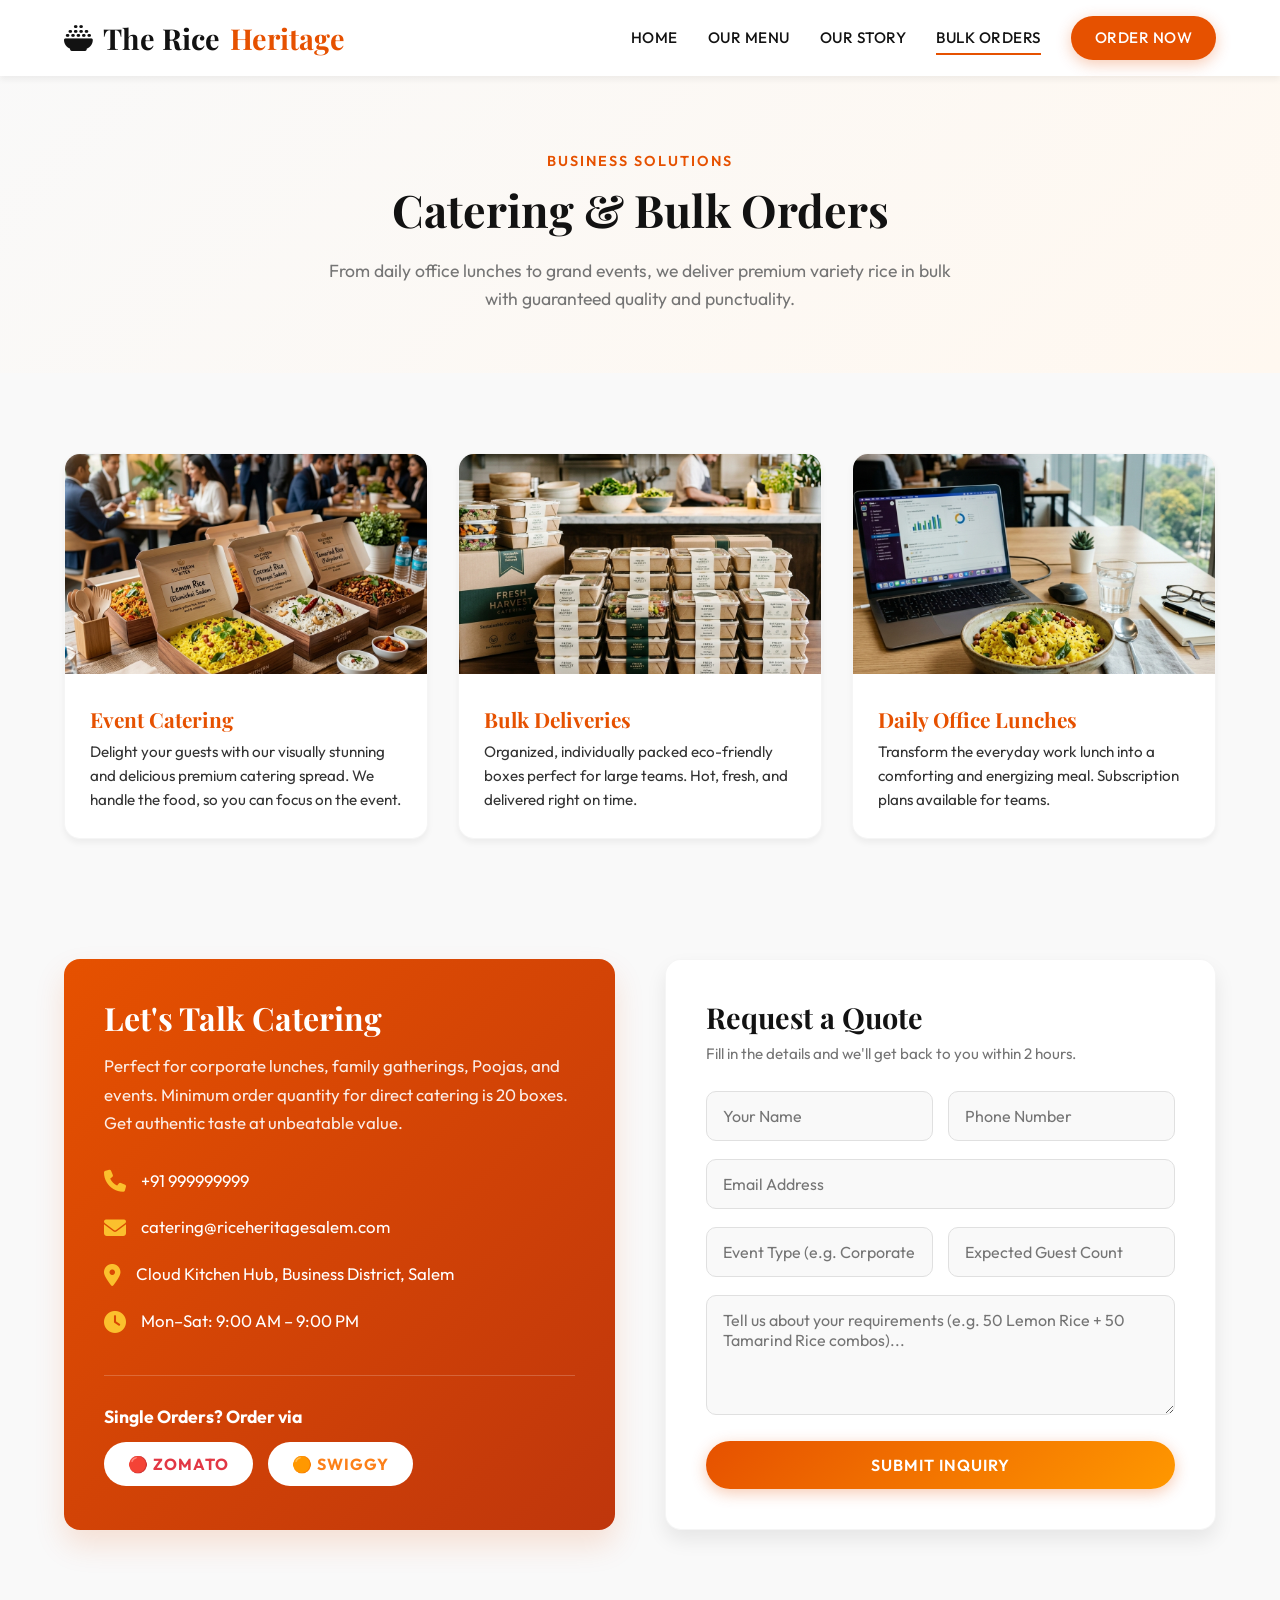
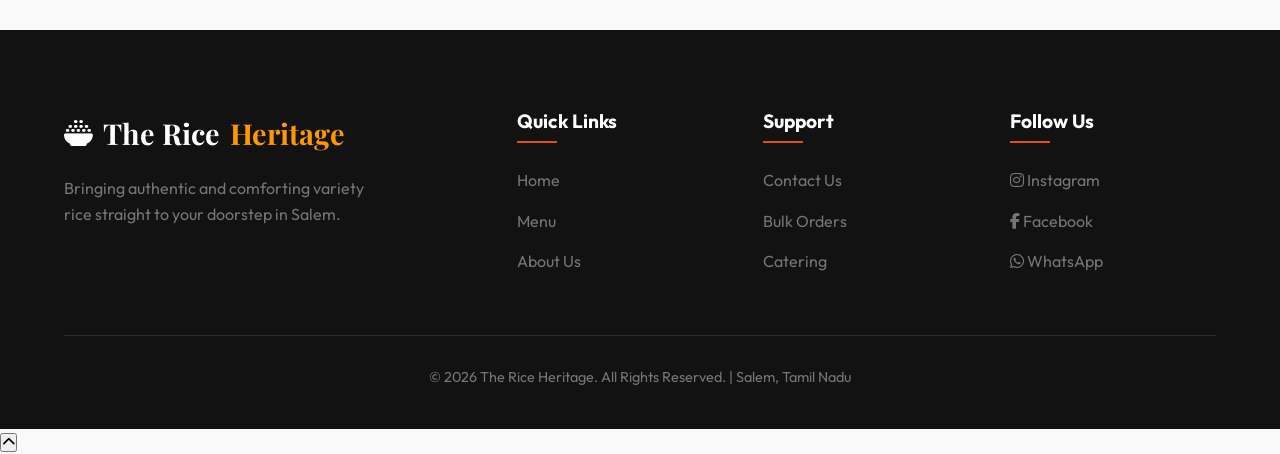
<file: VarietyRice/contact.html>
<!DOCTYPE html>
<html lang="en">
<head>
  <meta charset="UTF-8">
  <meta name="viewport" content="width=device-width, initial-scale=1.0">
  <title>Bulk Orders & Catering | The Rice Heritage Salem</title>
  <meta name="description" content="Order in bulk for corporate lunches, family events, and religious ceremonies. Premium variety rice catering in Salem. Get a free quote today.">
  <meta property="og:title" content="Bulk Orders & Catering | The Rice Heritage">
  <meta property="og:description" content="Premium catering for events. Minimum 20 boxes. Corporate lunches, family events, Pooja catering.">
  <meta property="og:image" content="images/catering.png">
  <link rel="icon" type="image/svg+xml" href="data:image/svg+xml,<svg xmlns='http://www.w3.org/2000/svg' viewBox='0 0 100 100'><text y='0.9em' font-size='90'>🍚</text></svg>">
  <link rel="stylesheet" href="styles.css">
  <link rel="stylesheet" href="https://cdnjs.cloudflare.com/ajax/libs/font-awesome/6.4.0/css/all.min.css">
  <style>
    .page-header {
      padding: 150px 5% 60px;
      text-align: center;
      background: linear-gradient(135deg, var(--light-bg), #FFF8F0);
    }
    .page-header p {
      max-width: 650px;
      margin: 20px auto 0;
      color: var(--text-light);
      font-size: 1.1rem;
    }

    .business-solutions { padding: 80px 5%; }
    .solutions-grid {
      display: grid;
      grid-template-columns: repeat(auto-fit, minmax(300px, 1fr));
      gap: 30px;
    }
    .solution-card {
      background: var(--white);
      border-radius: 16px;
      overflow: hidden;
      box-shadow: var(--shadow-sm);
      transition: var(--transition);
      border: 1px solid rgba(0,0,0,0.04);
    }
    .solution-card:hover {
      transform: translateY(-8px);
      box-shadow: var(--shadow-lg);
    }
    .solution-card img {
      width: 100%; height: 220px;
      object-fit: cover;
      transition: transform 0.5s ease;
    }
    .solution-card:hover img { transform: scale(1.05); }
    .solution-content { padding: 25px; }
    .solution-content h3 {
      font-size: 1.3rem;
      margin-bottom: 8px;
      color: var(--primary-color);
    }
    .solution-content p { color: var(--text-main); font-size: 0.95rem; line-height: 1.6; }

    .contact-container {
      padding: 40px 5% 100px;
      display: grid;
      grid-template-columns: 1fr 1fr;
      gap: 50px;
    }
    .contact-info {
      padding: 40px;
      background: linear-gradient(135deg, var(--primary-color), #BF360C);
      color: var(--white);
      border-radius: 16px;
      box-shadow: var(--shadow-lg);
    }
    .contact-info h2 { color: var(--white); margin-bottom: 15px; font-size: 2rem; }
    .contact-info > p { margin-bottom: 30px; font-size: 1.05rem; opacity: 0.9; line-height: 1.7; }
    .info-item {
      display: flex; align-items: center; gap: 15px;
      margin-bottom: 20px; font-size: 1.05rem;
    }
    .info-item i { font-size: 22px; color: var(--secondary-color); }
    .delivery-partners {
      margin-top: 40px;
      padding-top: 30px;
      border-top: 1px solid rgba(255,255,255,0.2);
    }
    .delivery-partners h3 {
      color: var(--white); font-family: var(--font-sans);
      margin-bottom: 15px; font-size: 1.1rem;
    }
    .partner-btns { display: flex; gap: 15px; flex-wrap: wrap; }
    .partner-btns .btn { background: var(--white); font-weight: 700; padding: 12px 24px; }

    .contact-form {
      padding: 40px;
      background: var(--white);
      border-radius: 16px;
      box-shadow: var(--shadow-md);
      border: 1px solid rgba(0,0,0,0.04);
    }
    .contact-form h3 { font-size: 1.8rem; margin-bottom: 8px; }
    .contact-form .form-subtitle { color: var(--text-light); margin-bottom: 25px; font-size: 0.95rem; }
    .form-group { margin-bottom: 18px; }
    .form-control {
      width: 100%; padding: 14px 16px;
      border: 1px solid #e0e0e0;
      border-radius: 10px;
      font-family: var(--font-sans);
      font-size: 1rem;
      transition: var(--transition);
      background: var(--light-bg);
    }
    .form-control:focus {
      outline: none;
      border-color: var(--primary-color);
      box-shadow: 0 0 0 3px rgba(230, 81, 0, 0.08);
      background: var(--white);
    }
    textarea.form-control { resize: vertical; min-height: 120px; }
    .form-row { display: grid; grid-template-columns: 1fr 1fr; gap: 15px; }

    @media (max-width: 768px) {
      .contact-container { grid-template-columns: 1fr; }
      .form-row { grid-template-columns: 1fr; }
    }
  </style>
</head>
<body>

  <header class="scrolled">
    <a href="index.html" class="logo"><i class="fa-solid fa-bowl-rice"></i> The Rice <span>Heritage</span></a>
    <button class="mobile-menu-btn" aria-label="Toggle navigation menu"><i class="fa-solid fa-bars"></i></button>
    <nav class="nav-links" role="navigation">
      <a href="index.html">Home</a>
      <a href="menu.html">Our Menu</a>
      <a href="about.html">Our Story</a>
      <a href="contact.html" class="active">Bulk Orders</a>
      <a href="contact.html" class="btn btn-primary nav-btn">Order Now</a>
    </nav>
  </header>

  <section class="page-header">
    <span class="section-subtitle animate-up">Business Solutions</span>
    <h1 class="section-title animate-up delay-1">Catering & Bulk Orders</h1>
    <p class="animate-up delay-2">From daily office lunches to grand events, we deliver premium variety rice in bulk with guaranteed quality and punctuality.</p>
  </section>

  <section class="business-solutions">
    <div class="solutions-grid">
      <div class="solution-card reveal delay-1">
        <img src="images/corporate-catering.png" alt="Event Catering" loading="lazy">
        <div class="solution-content">
          <h3>Event Catering</h3>
          <p>Delight your guests with our visually stunning and delicious premium catering spread. We handle the food, so you can focus on the event.</p>
        </div>
      </div>
      <div class="solution-card reveal delay-2">
        <img src="images/bulk-delivery.png" alt="Bulk Deliveries" loading="lazy">
        <div class="solution-content">
          <h3>Bulk Deliveries</h3>
          <p>Organized, individually packed eco-friendly boxes perfect for large teams. Hot, fresh, and delivered right on time.</p>
        </div>
      </div>
      <div class="solution-card reveal delay-3">
        <img src="images/office-lunch.png" alt="Daily Office Lunches" loading="lazy">
        <div class="solution-content">
          <h3>Daily Office Lunches</h3>
          <p>Transform the everyday work lunch into a comforting and energizing meal. Subscription plans available for teams.</p>
        </div>
      </div>
    </div>
  </section>

  <section class="contact-container">
    <div class="contact-info reveal delay-1">
      <h2>Let's Talk Catering</h2>
      <p>Perfect for corporate lunches, family gatherings, Poojas, and events. Minimum order quantity for direct catering is 20 boxes. Get authentic taste at unbeatable value.</p>
      <div class="info-item"><i class="fa-solid fa-phone"></i><span>+91 999999999</span></div>
      <div class="info-item"><i class="fa-solid fa-envelope"></i><span>catering@riceheritagesalem.com</span></div>
      <div class="info-item"><i class="fa-solid fa-location-dot"></i><span>Cloud Kitchen Hub, Business District, Salem</span></div>
      <div class="info-item"><i class="fa-solid fa-clock"></i><span>Mon–Sat: 9:00 AM – 9:00 PM</span></div>
      <div class="delivery-partners">
        <h3>Single Orders? Order via</h3>
        <div class="partner-btns">
          <button class="btn" style="color:#E23744;">🔴 ZOMATO</button>
          <button class="btn" style="color:#FC8019;">🟠 SWIGGY</button>
        </div>
      </div>
    </div>

    <div class="contact-form reveal delay-2">
      <h3>Request a Quote</h3>
      <p class="form-subtitle">Fill in the details and we'll get back to you within 2 hours.</p>
      <form action="#" method="POST" onsubmit="event.preventDefault(); this.querySelector('button[type=submit]').textContent='✓ Inquiry Sent!'; this.querySelector('button[type=submit]').style.background='var(--accent-green)'; setTimeout(()=>{this.reset(); this.querySelector('button[type=submit]').textContent='Submit Inquiry'; this.querySelector('button[type=submit]').style.background='';}, 3000);">
        <div class="form-row">
          <div class="form-group">
            <input type="text" class="form-control" placeholder="Your Name" required>
          </div>
          <div class="form-group">
            <input type="tel" class="form-control" placeholder="Phone Number" required>
          </div>
        </div>
        <div class="form-group">
          <input type="email" class="form-control" placeholder="Email Address" required>
        </div>
        <div class="form-row">
          <div class="form-group">
            <input type="text" class="form-control" placeholder="Event Type (e.g. Corporate Lunch)">
          </div>
          <div class="form-group">
            <input type="number" class="form-control" placeholder="Expected Guest Count" min="20">
          </div>
        </div>
        <div class="form-group">
          <textarea class="form-control" placeholder="Tell us about your requirements (e.g. 50 Lemon Rice + 50 Tamarind Rice combos)..." required></textarea>
        </div>
        <button type="submit" class="btn btn-primary" style="width: 100%;">Submit Inquiry</button>
      </form>
    </div>
  </section>

  <footer>
    <div class="footer-grid">
      <div class="footer-brand">
        <a href="index.html" class="logo"><i class="fa-solid fa-bowl-rice"></i> The Rice <span>Heritage</span></a>
        <p>Bringing authentic and comforting variety rice straight to your doorstep in Salem.</p>
      </div>
      <div class="footer-col">
        <h4>Quick Links</h4>
        <ul>
          <li><a href="index.html">Home</a></li>
          <li><a href="menu.html">Menu</a></li>
          <li><a href="about.html">About Us</a></li>
        </ul>
      </div>
      <div class="footer-col">
        <h4>Support</h4>
        <ul>
          <li><a href="contact.html">Contact Us</a></li>
          <li><a href="contact.html">Bulk Orders</a></li>
          <li><a href="contact.html">Catering</a></li>
        </ul>
      </div>
      <div class="footer-col">
        <h4>Follow Us</h4>
        <ul>
          <li><a href="#"><i class="fa-brands fa-instagram"></i> Instagram</a></li>
          <li><a href="#"><i class="fa-brands fa-facebook-f"></i> Facebook</a></li>
          <li><a href="#"><i class="fa-brands fa-whatsapp"></i> WhatsApp</a></li>
        </ul>
      </div>
    </div>
    <div class="footer-bottom">
      <p>&copy; 2026 The Rice Heritage. All Rights Reserved. | Salem, Tamil Nadu</p>
    </div>
  </footer>

  <button class="scroll-top" aria-label="Scroll to top"><i class="fa-solid fa-chevron-up"></i></button>
  <script src="script.js"></script>
</body>
</html>
</file>
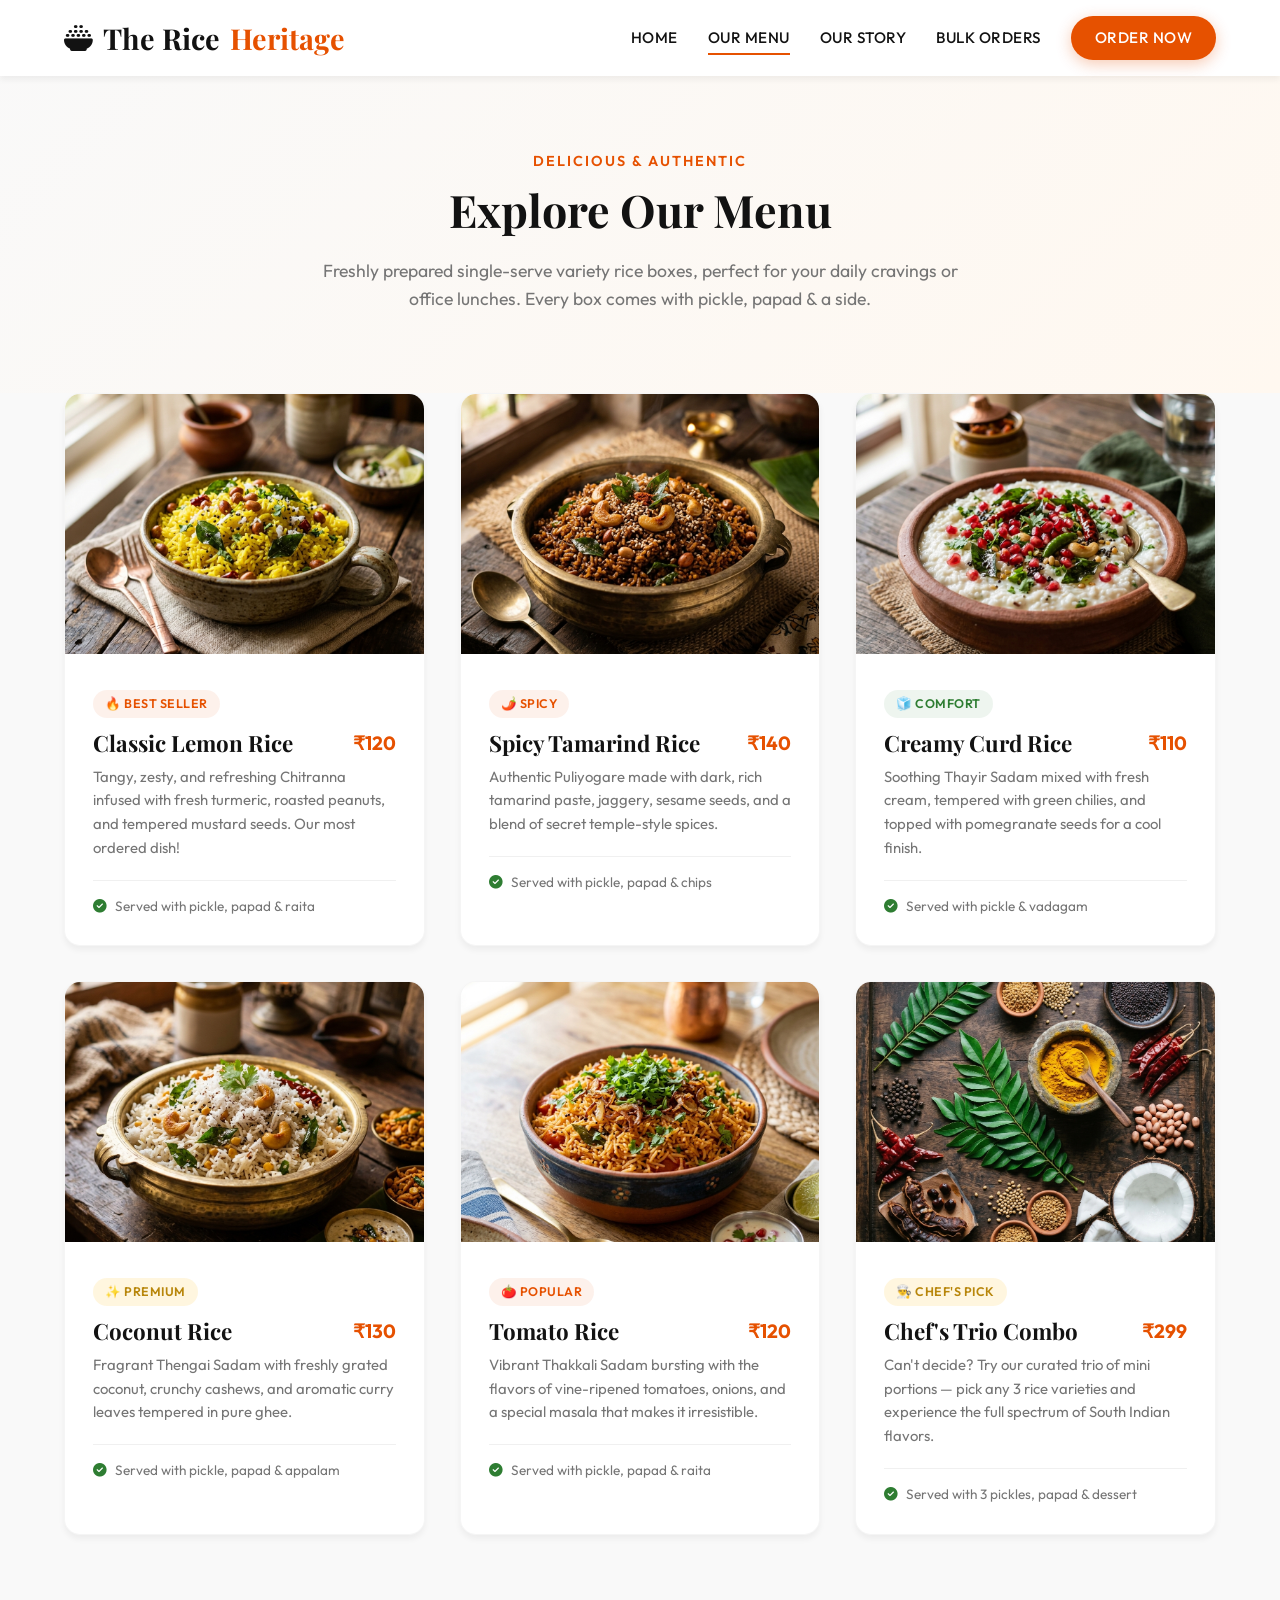
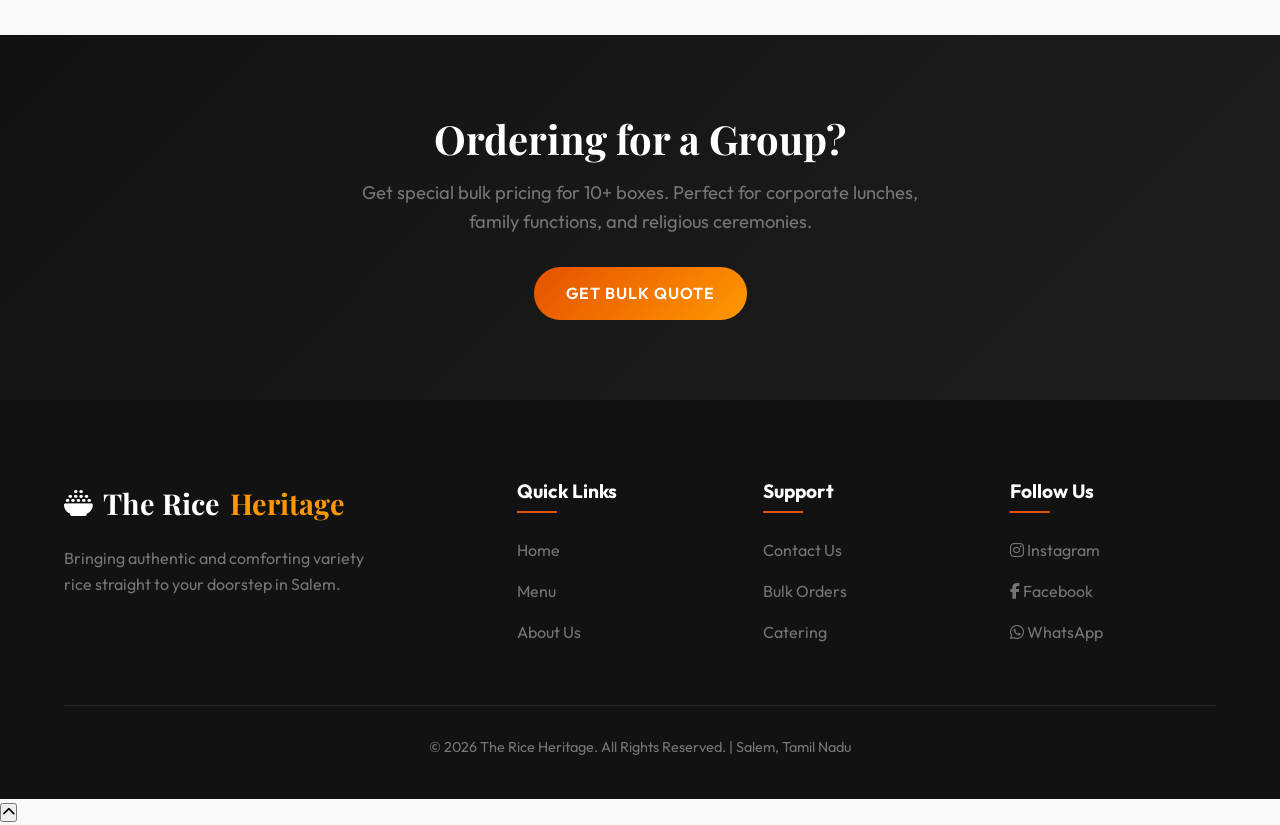
<file: VarietyRice/menu.html>
<!DOCTYPE html>
<html lang="en">
<head>
  <meta charset="UTF-8">
  <meta name="viewport" content="width=device-width, initial-scale=1.0">
  <title>Our Menu | The Rice Heritage - South Indian Variety Rice</title>
  <meta name="description" content="Explore our menu of authentic South Indian variety rice. Lemon, Tamarind, Curd, Coconut, Tomato rice and more. Order online in Salem.">
  <meta property="og:title" content="Our Menu | The Rice Heritage">
  <meta property="og:description" content="Explore 6 signature variety rice dishes, freshly prepared with traditional spices.">
  <meta property="og:image" content="images/lemon-rice.png">
  <link rel="icon" type="image/svg+xml" href="data:image/svg+xml,<svg xmlns='http://www.w3.org/2000/svg' viewBox='0 0 100 100'><text y='0.9em' font-size='90'>🍚</text></svg>">
  <link rel="stylesheet" href="styles.css">
  <link rel="stylesheet" href="https://cdnjs.cloudflare.com/ajax/libs/font-awesome/6.4.0/css/all.min.css">
  <style>
    .page-header {
      padding: 150px 5% 80px;
      text-align: center;
      background: linear-gradient(135deg, var(--light-bg), #FFF8F0);
    }
    .menu-grid {
      display: grid;
      grid-template-columns: repeat(auto-fit, minmax(340px, 1fr));
      gap: 35px;
      padding: 0 5% 100px;
    }
    .menu-item {
      background: var(--white);
      border-radius: 16px;
      overflow: hidden;
      box-shadow: var(--shadow-sm);
      transition: var(--transition);
      border: 1px solid rgba(0,0,0,0.04);
    }
    .menu-item:hover {
      transform: translateY(-8px);
      box-shadow: var(--shadow-lg);
    }
    .menu-image {
      width: 100%;
      height: 260px;
      object-fit: cover;
      transition: transform 0.5s ease;
    }
    .menu-item:hover .menu-image { transform: scale(1.05); }
    .menu-image-wrapper { overflow: hidden; }
    .menu-content { padding: 28px; }
    .menu-title {
      font-size: 1.4rem;
      margin-bottom: 8px;
      display: flex;
      justify-content: space-between;
      align-items: center;
    }
    .menu-price {
      color: var(--primary-color);
      font-family: var(--font-sans);
      font-weight: 700;
      font-size: 1.2rem;
    }
    .menu-desc {
      color: var(--text-light);
      margin-bottom: 20px;
      font-size: 0.93rem;
      line-height: 1.6;
    }
    .badge {
      display: inline-block;
      padding: 4px 12px;
      background: rgba(230, 81, 0, 0.08);
      color: var(--primary-color);
      font-size: 0.78rem;
      border-radius: 20px;
      margin-bottom: 12px;
      font-weight: 600;
      text-transform: uppercase;
      letter-spacing: 0.5px;
    }
    .badge-green {
      background: rgba(46, 125, 50, 0.08);
      color: var(--accent-green);
    }
    .badge-gold {
      background: rgba(251, 192, 45, 0.15);
      color: #B8860B;
    }
    .menu-includes {
      font-size: 0.85rem;
      color: var(--text-light);
      padding-top: 15px;
      border-top: 1px solid rgba(0,0,0,0.06);
      margin-top: 15px;
    }
    .menu-includes i { color: var(--accent-green); margin-right: 5px; }
    .combo-banner {
      background: linear-gradient(135deg, var(--dark-bg), var(--dark-surface));
      color: var(--white);
      text-align: center;
      padding: 80px 5%;
    }
    .combo-banner h2 { color: var(--white); font-size: 2.5rem; margin-bottom: 15px; }
    .combo-banner p { font-size: 1.15rem; margin-bottom: 30px; max-width: 600px; margin-left:auto; margin-right:auto; color: var(--text-light); }
    .combo-banner .btn { background: linear-gradient(135deg, var(--primary-color), var(--primary-light)); color: var(--white); }

    @media (max-width: 768px) {
      .menu-grid { grid-template-columns: 1fr; }
      .combo-banner h2 { font-size: 1.8rem; }
    }
  </style>
</head>
<body>

  <!-- Header -->
  <header class="scrolled">
    <a href="index.html" class="logo"><i class="fa-solid fa-bowl-rice"></i> The Rice <span>Heritage</span></a>
    <button class="mobile-menu-btn" aria-label="Toggle navigation menu">
      <i class="fa-solid fa-bars"></i>
    </button>
    <nav class="nav-links" role="navigation">
      <a href="index.html">Home</a>
      <a href="menu.html" class="active">Our Menu</a>
      <a href="about.html">Our Story</a>
      <a href="contact.html">Bulk Orders</a>
      <a href="contact.html" class="btn btn-primary nav-btn">Order Now</a>
    </nav>
  </header>

  <!-- Page Header -->
  <section class="page-header">
    <span class="section-subtitle animate-up">Delicious & Authentic</span>
    <h1 class="section-title animate-up delay-1">Explore Our Menu</h1>
    <p class="animate-up delay-2" style="max-width: 650px; margin: 20px auto 0; color: var(--text-light); font-size: 1.1rem;">Freshly prepared single-serve variety rice boxes, perfect for your daily cravings or office lunches. Every box comes with pickle, papad & a side.</p>
  </section>

  <!-- Menu Grid -->
  <section class="menu-grid">
    <div class="menu-item reveal delay-1">
      <div class="menu-image-wrapper">
        <img src="images/lemon-rice.png" alt="Classic Lemon Rice" class="menu-image" loading="lazy">
      </div>
      <div class="menu-content">
        <span class="badge">🔥 Best Seller</span>
        <h3 class="menu-title">Classic Lemon Rice <span class="menu-price">₹120</span></h3>
        <p class="menu-desc">Tangy, zesty, and refreshing Chitranna infused with fresh turmeric, roasted peanuts, and tempered mustard seeds. Our most ordered dish!</p>
        <div class="menu-includes"><i class="fa-solid fa-check-circle"></i> Served with pickle, papad & raita</div>
      </div>
    </div>

    <div class="menu-item reveal delay-2">
      <div class="menu-image-wrapper">
        <img src="images/tamarind-rice.png" alt="Spicy Tamarind Rice" class="menu-image" loading="lazy">
      </div>
      <div class="menu-content">
        <span class="badge">🌶️ Spicy</span>
        <h3 class="menu-title">Spicy Tamarind Rice <span class="menu-price">₹140</span></h3>
        <p class="menu-desc">Authentic Puliyogare made with dark, rich tamarind paste, jaggery, sesame seeds, and a blend of secret temple-style spices.</p>
        <div class="menu-includes"><i class="fa-solid fa-check-circle"></i> Served with pickle, papad & chips</div>
      </div>
    </div>

    <div class="menu-item reveal delay-3">
      <div class="menu-image-wrapper">
        <img src="images/curd-rice.png" alt="Creamy Curd Rice" class="menu-image" loading="lazy">
      </div>
      <div class="menu-content">
        <span class="badge badge-green">🧊 Comfort</span>
        <h3 class="menu-title">Creamy Curd Rice <span class="menu-price">₹110</span></h3>
        <p class="menu-desc">Soothing Thayir Sadam mixed with fresh cream, tempered with green chilies, and topped with pomegranate seeds for a cool finish.</p>
        <div class="menu-includes"><i class="fa-solid fa-check-circle"></i> Served with pickle & vadagam</div>
      </div>
    </div>

    <div class="menu-item reveal delay-1">
      <div class="menu-image-wrapper">
        <img src="images/coconut-rice.png" alt="Coconut Rice" class="menu-image" loading="lazy">
      </div>
      <div class="menu-content">
        <span class="badge badge-gold">✨ Premium</span>
        <h3 class="menu-title">Coconut Rice <span class="menu-price">₹130</span></h3>
        <p class="menu-desc">Fragrant Thengai Sadam with freshly grated coconut, crunchy cashews, and aromatic curry leaves tempered in pure ghee.</p>
        <div class="menu-includes"><i class="fa-solid fa-check-circle"></i> Served with pickle, papad & appalam</div>
      </div>
    </div>

    <div class="menu-item reveal delay-2">
      <div class="menu-image-wrapper">
        <img src="images/tomato-rice.png" alt="Tomato Rice" class="menu-image" loading="lazy">
      </div>
      <div class="menu-content">
        <span class="badge">🍅 Popular</span>
        <h3 class="menu-title">Tomato Rice <span class="menu-price">₹120</span></h3>
        <p class="menu-desc">Vibrant Thakkali Sadam bursting with the flavors of vine-ripened tomatoes, onions, and a special masala that makes it irresistible.</p>
        <div class="menu-includes"><i class="fa-solid fa-check-circle"></i> Served with pickle, papad & raita</div>
      </div>
    </div>

    <div class="menu-item reveal delay-3">
      <div class="menu-image-wrapper">
        <img src="images/spices.png" alt="Chef's Special Combo" class="menu-image" loading="lazy">
      </div>
      <div class="menu-content">
        <span class="badge badge-gold">👨‍🍳 Chef's Pick</span>
        <h3 class="menu-title">Chef's Trio Combo <span class="menu-price">₹299</span></h3>
        <p class="menu-desc">Can't decide? Try our curated trio of mini portions — pick any 3 rice varieties and experience the full spectrum of South Indian flavors.</p>
        <div class="menu-includes"><i class="fa-solid fa-check-circle"></i> Served with 3 pickles, papad & dessert</div>
      </div>
    </div>
  </section>

  <!-- Combo Banner -->
  <section class="combo-banner reveal">
    <h2>Ordering for a Group?</h2>
    <p>Get special bulk pricing for 10+ boxes. Perfect for corporate lunches, family functions, and religious ceremonies.</p>
    <a href="contact.html" class="btn">Get Bulk Quote</a>
  </section>

  <!-- Footer -->
  <footer>
    <div class="footer-grid">
      <div class="footer-brand">
        <a href="index.html" class="logo"><i class="fa-solid fa-bowl-rice"></i> The Rice <span>Heritage</span></a>
        <p>Bringing authentic and comforting variety rice straight to your doorstep in Salem.</p>
      </div>
      <div class="footer-col">
        <h4>Quick Links</h4>
        <ul>
          <li><a href="index.html">Home</a></li>
          <li><a href="menu.html">Menu</a></li>
          <li><a href="about.html">About Us</a></li>
        </ul>
      </div>
      <div class="footer-col">
        <h4>Support</h4>
        <ul>
          <li><a href="contact.html">Contact Us</a></li>
          <li><a href="contact.html">Bulk Orders</a></li>
          <li><a href="contact.html">Catering</a></li>
        </ul>
      </div>
      <div class="footer-col">
        <h4>Follow Us</h4>
        <ul>
          <li><a href="#"><i class="fa-brands fa-instagram"></i> Instagram</a></li>
          <li><a href="#"><i class="fa-brands fa-facebook-f"></i> Facebook</a></li>
          <li><a href="#"><i class="fa-brands fa-whatsapp"></i> WhatsApp</a></li>
        </ul>
      </div>
    </div>
    <div class="footer-bottom">
      <p>&copy; 2026 The Rice Heritage. All Rights Reserved. | Salem, Tamil Nadu</p>
    </div>
  </footer>

  <button class="scroll-top" aria-label="Scroll to top"><i class="fa-solid fa-chevron-up"></i></button>
  <script src="script.js"></script>
</body>
</html>
</file>
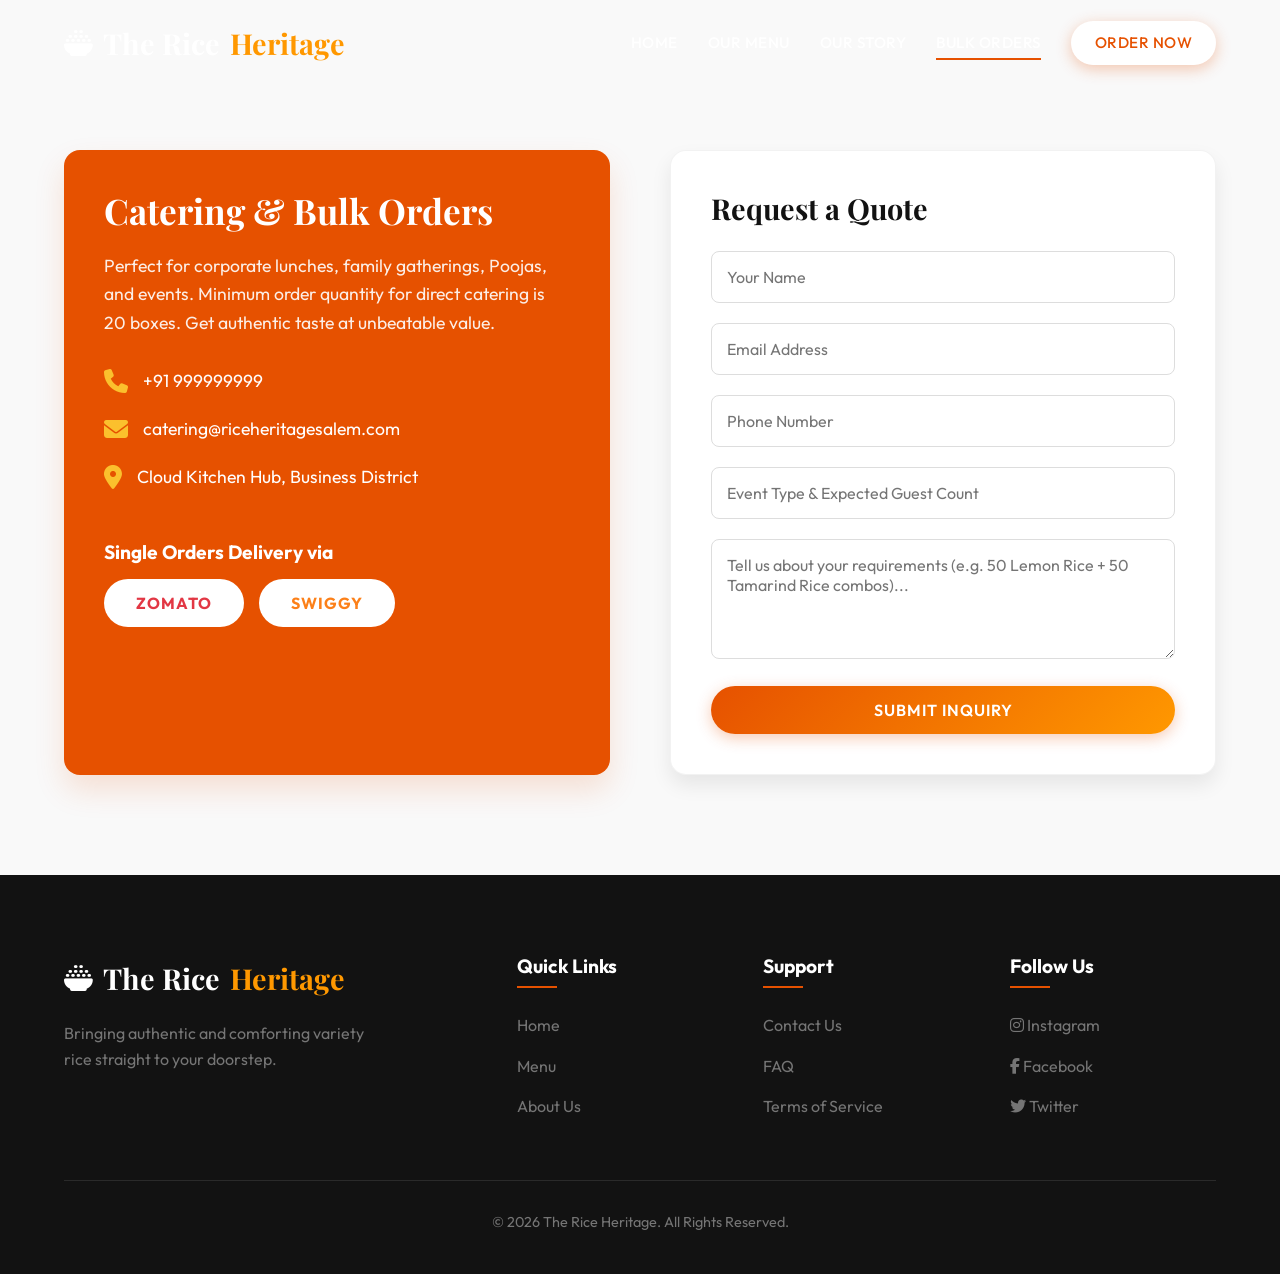
<file: .claude/worktrees/heuristic-easley/VarietyRice/contact.html>
<!DOCTYPE html>
<html lang="en">

<head>
  <meta charset="UTF-8">
  <meta name="viewport" content="width=device-width, initial-scale=1.0">
  <title>Bulk Orders | The Rice Heritage of Salem</title>
  <link rel="stylesheet" href="styles.css">
  <link rel="stylesheet" href="https://cdnjs.cloudflare.com/ajax/libs/font-awesome/6.4.0/css/all.min.css">
  <style>
    .contact-container {
      padding: 150px 5% 100px;
      display: grid;
      grid-template-columns: 1fr 1fr;
      gap: 60px;
    }

    .contact-info {
      padding: 40px;
      background: var(--primary-color);
      color: var(--white);
      border-radius: 16px;
      box-shadow: var(--shadow-lg);
    }

    .contact-info h2 {
      color: var(--white);
      margin-bottom: 20px;
      font-size: 2.2rem;
    }

    .contact-info p {
      margin-bottom: 30px;
      font-size: 1.1rem;
      opacity: 0.9;
    }

    .info-item {
      display: flex;
      align-items: center;
      gap: 15px;
      margin-bottom: 20px;
      font-size: 1.1rem;
    }

    .info-item i {
      font-size: 24px;
      color: var(--secondary-color);
    }

    .contact-form {
      padding: 40px;
      background: var(--white);
      border-radius: 16px;
      box-shadow: var(--shadow-md);
      border: 1px solid rgba(0, 0, 0, 0.05);
    }

    .contact-form h3 {
      font-size: 1.8rem;
      margin-bottom: 25px;
      color: var(--dark-bg);
    }

    .form-group {
      margin-bottom: 20px;
    }

    .form-control {
      width: 100%;
      padding: 15px;
      border: 1px solid #ddd;
      border-radius: 8px;
      font-family: var(--font-sans);
      font-size: 1rem;
      transition: var(--transition);
    }

    .form-control:focus {
      outline: none;
      border-color: var(--primary-color);
      box-shadow: 0 0 0 3px rgba(230, 81, 0, 0.1);
    }

    textarea.form-control {
      resize: vertical;
      min-height: 120px;
    }

    @media (max-width: 768px) {
      .contact-container {
        grid-template-columns: 1fr;
      }
    }
  </style>
</head>

<body>

  <!-- Header -->
  <header class="scrolled">
    <a href="index.html" class="logo"><i class="fa-solid fa-bowl-rice"></i> The Rice <span>Heritage</span></a>

    <button class="mobile-menu-btn">
      <i class="fa-solid fa-bars"></i>
    </button>

    <nav class="nav-links">
      <a href="index.html">Home</a>
      <a href="menu.html">Our Menu</a>
      <a href="about.html">Our Story</a>
      <a href="contact.html" class="active">Bulk Orders</a>
      <a href="contact.html" class="btn btn-primary nav-btn">Order Now</a>
    </nav>
  </header>

  <!-- Contact Section -->
  <section class="contact-container">
    <div class="contact-info reveal delay-1">
      <h2>Catering & Bulk Orders</h2>
      <p>Perfect for corporate lunches, family gatherings, Poojas, and events. Minimum order quantity for direct
        catering is 20 boxes. Get authentic taste at unbeatable value.</p>

      <div class="info-item">
        <i class="fa-solid fa-phone"></i>
        <span>+91 999999999</span>
      </div>
      <div class="info-item">
        <i class="fa-solid fa-envelope"></i>
        <span>catering@riceheritagesalem.com</span>
      </div>
      <div class="info-item">
        <i class="fa-solid fa-location-dot"></i>
        <span>Cloud Kitchen Hub, Business District</span>
      </div>

      <div style="margin-top: 50px;">
        <h3 style="color:var(--white); font-family:var(--font-sans); margin-bottom: 15px; font-size:1.2rem;">Single
          Orders Delivery via</h3>
        <div style="display:flex; gap:15px;">
          <button class="btn" style="background:var(--white); color:#E23744; font-weight:700;">ZOMATO</button>
          <button class="btn" style="background:var(--white); color:#FC8019; font-weight:700;">SWIGGY</button>
        </div>
      </div>
    </div>

    <div class="contact-form reveal delay-2">
      <h3>Request a Quote</h3>
      <form action="#" method="POST"
        onsubmit="event.preventDefault(); alert('Inquiry Sent! We will contact you shortly.');">
        <div class="form-group">
          <input type="text" class="form-control" placeholder="Your Name" required>
        </div>
        <div class="form-group">
          <input type="email" class="form-control" placeholder="Email Address" required>
        </div>
        <div class="form-group">
          <input type="tel" class="form-control" placeholder="Phone Number" required>
        </div>
        <div class="form-group">
          <input type="text" class="form-control" placeholder="Event Type & Expected Guest Count">
        </div>
        <div class="form-group">
          <textarea class="form-control"
            placeholder="Tell us about your requirements (e.g. 50 Lemon Rice + 50 Tamarind Rice combos)..."
            required></textarea>
        </div>
        <button type="submit" class="btn btn-primary" style="width: 100%;">Submit Inquiry</button>
      </form>
    </div>
  </section>

  <!-- Footer -->
  <footer>
    <div class="footer-grid">
      <div class="footer-brand">
        <a href="index.html" class="logo"><i class="fa-solid fa-bowl-rice"></i> The Rice <span>Heritage</span></a>
        <p>Bringing authentic and comforting variety rice straight to your doorstep.</p>
      </div>
      <div class="footer-col">
        <h4>Quick Links</h4>
        <ul>
          <li><a href="index.html">Home</a></li>
          <li><a href="menu.html">Menu</a></li>
          <li><a href="about.html">About Us</a></li>
        </ul>
      </div>
      <div class="footer-col">
        <h4>Support</h4>
        <ul>
          <li><a href="contact.html">Contact Us</a></li>
          <li><a href="faq.html">FAQ</a></li>
          <li><a href="terms.html">Terms of Service</a></li>
        </ul>
      </div>
      <div class="footer-col">
        <h4>Follow Us</h4>
        <ul>
          <li><a href="#"><i class="fa-brands fa-instagram"></i> Instagram</a></li>
          <li><a href="#"><i class="fa-brands fa-facebook-f"></i> Facebook</a></li>
          <li><a href="#"><i class="fa-brands fa-twitter"></i> Twitter</a></li>
        </ul>
      </div>
    </div>
    <div class="footer-bottom">
      <p>&copy; 2026 The Rice Heritage. All Rights Reserved.</p>
    </div>
  </footer>

  <script src="script.js"></script>
</body>

</html>
</file>
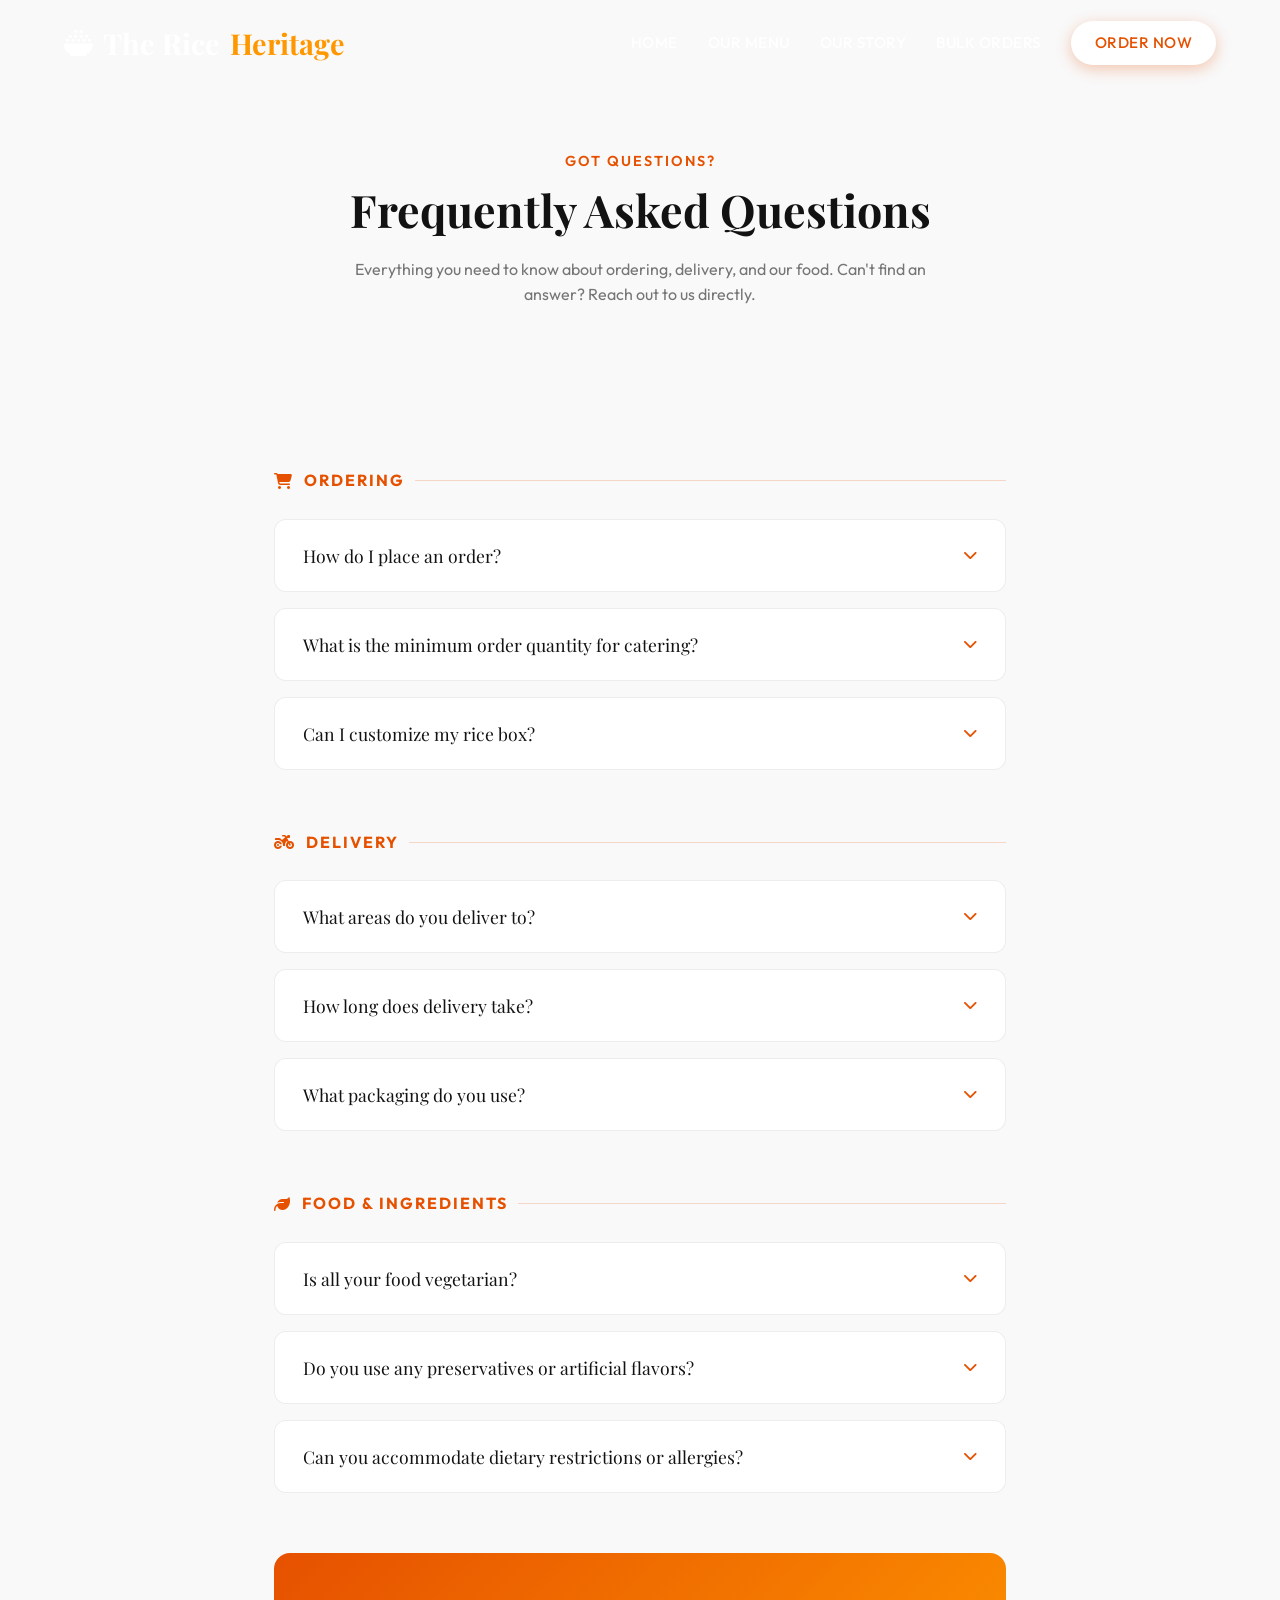
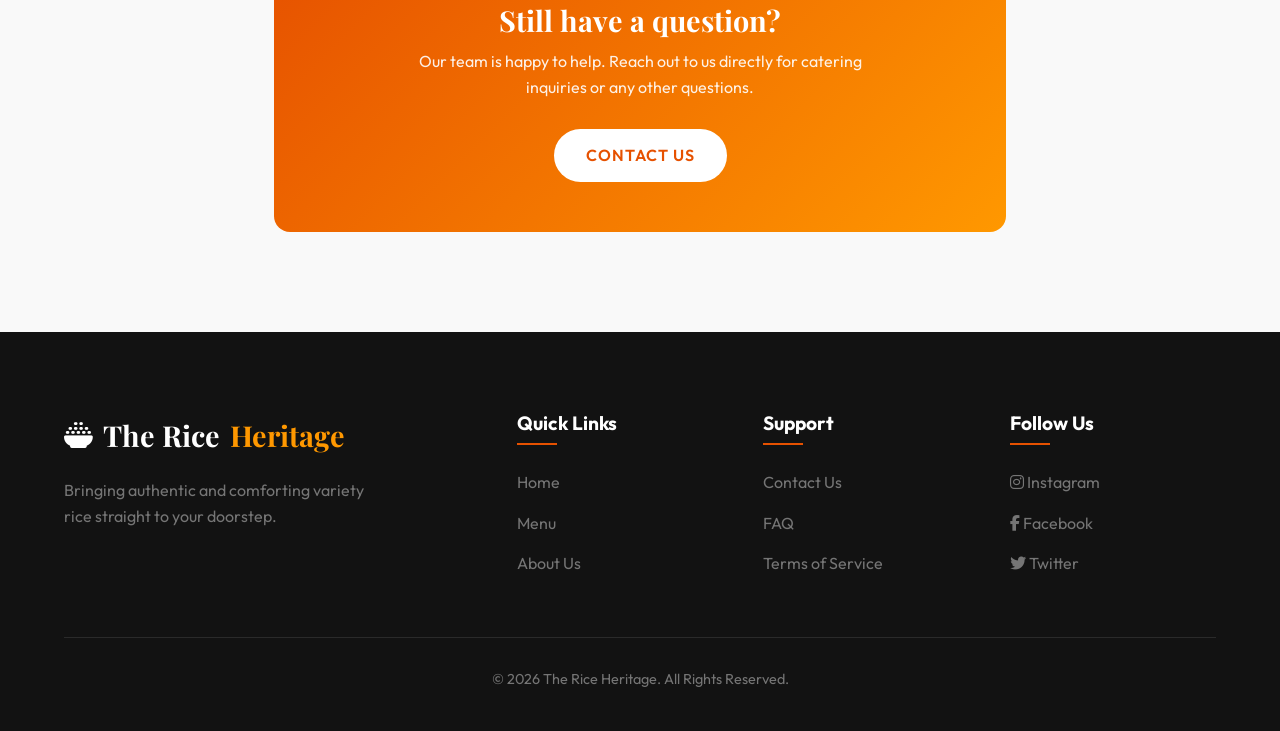
<file: .claude/worktrees/heuristic-easley/VarietyRice/faq.html>
<!DOCTYPE html>
<html lang="en">
<head>
  <meta charset="UTF-8">
  <meta name="viewport" content="width=device-width, initial-scale=1.0">
  <title>FAQ | The Rice Heritage</title>
  <meta name="description" content="Frequently asked questions about ordering, delivery, and our South Indian variety rice at The Rice Heritage.">
  <link rel="stylesheet" href="styles.css">
  <link rel="stylesheet" href="https://cdnjs.cloudflare.com/ajax/libs/font-awesome/6.4.0/css/all.min.css">
  <style>
    .page-header {
      padding: 150px 5% 80px;
      text-align: center;
      background: var(--light-bg);
    }

    .faq-container {
      max-width: 860px;
      margin: 0 auto;
      padding: 60px 5% 100px;
    }

    .faq-category {
      margin-bottom: 60px;
    }

    .faq-category-title {
      font-family: var(--font-sans);
      font-size: 1rem;
      font-weight: 700;
      color: var(--primary-color);
      text-transform: uppercase;
      letter-spacing: 2px;
      margin-bottom: 25px;
      display: flex;
      align-items: center;
      gap: 10px;
    }

    .faq-category-title::after {
      content: '';
      flex: 1;
      height: 1px;
      background: rgba(230, 81, 0, 0.2);
    }

    .faq-item {
      background: var(--white);
      border-radius: 12px;
      border: 1px solid rgba(0, 0, 0, 0.07);
      margin-bottom: 16px;
      overflow: hidden;
      transition: var(--transition);
    }

    .faq-item:hover {
      box-shadow: var(--shadow-md);
    }

    .faq-question {
      width: 100%;
      background: none;
      border: none;
      padding: 24px 28px;
      text-align: left;
      font-family: var(--font-serif);
      font-size: 1.1rem;
      color: var(--dark-bg);
      cursor: pointer;
      display: flex;
      justify-content: space-between;
      align-items: center;
      gap: 20px;
    }

    .faq-question:hover {
      color: var(--primary-color);
    }

    .faq-question i {
      color: var(--primary-color);
      font-size: 0.9rem;
      flex-shrink: 0;
      transition: transform 0.3s ease;
    }

    .faq-item.open .faq-question i {
      transform: rotate(180deg);
    }

    .faq-answer {
      max-height: 0;
      overflow: hidden;
      transition: max-height 0.4s ease, padding 0.3s ease;
    }

    .faq-item.open .faq-answer {
      max-height: 400px;
    }

    .faq-answer-inner {
      padding: 0 28px 24px;
      color: var(--text-light);
      font-size: 1rem;
      line-height: 1.8;
      border-top: 1px solid rgba(0, 0, 0, 0.06);
      padding-top: 20px;
    }

    .faq-cta {
      background: linear-gradient(135deg, var(--primary-color), var(--primary-light));
      border-radius: 16px;
      padding: 50px 40px;
      text-align: center;
      color: var(--white);
      margin-top: 40px;
    }

    .faq-cta h3 {
      color: var(--white);
      font-size: 1.8rem;
      margin-bottom: 12px;
    }

    .faq-cta p {
      opacity: 0.9;
      margin-bottom: 28px;
      max-width: 480px;
      margin-left: auto;
      margin-right: auto;
    }

    .faq-cta .btn {
      background: var(--white);
      color: var(--primary-color);
    }

    .faq-cta .btn:hover {
      background: var(--dark-bg);
      color: var(--white);
    }
  </style>
</head>
<body>

  <!-- Header -->
  <header class="scrolled">
    <a href="index.html" class="logo"><i class="fa-solid fa-bowl-rice"></i> The Rice <span>Heritage</span></a>

    <button class="mobile-menu-btn">
      <i class="fa-solid fa-bars"></i>
    </button>

    <nav class="nav-links">
      <a href="index.html">Home</a>
      <a href="menu.html">Our Menu</a>
      <a href="about.html">Our Story</a>
      <a href="contact.html">Bulk Orders</a>
      <a href="contact.html" class="btn btn-primary nav-btn">Order Now</a>
    </nav>
  </header>

  <!-- Page Header -->
  <section class="page-header">
    <span class="section-subtitle animate-up">Got Questions?</span>
    <h1 class="section-title animate-up delay-1">Frequently Asked Questions</h1>
    <p class="animate-up delay-2" style="max-width:600px; margin:20px auto; color:var(--text-light);">Everything you need to know about ordering, delivery, and our food. Can't find an answer? Reach out to us directly.</p>
  </section>

  <!-- FAQ Content -->
  <div class="faq-container">

    <!-- Ordering -->
    <div class="faq-category reveal delay-1">
      <p class="faq-category-title"><i class="fa-solid fa-cart-shopping"></i> Ordering</p>

      <div class="faq-item">
        <button class="faq-question">
          How do I place an order?
          <i class="fa-solid fa-chevron-down"></i>
        </button>
        <div class="faq-answer">
          <div class="faq-answer-inner">
            You can place single orders through Zomato or Swiggy by searching for "The Rice Heritage". For bulk or catering orders of 20+ boxes, please fill out the enquiry form on our <a href="contact.html" style="color:var(--primary-color); font-weight:600;">Bulk Orders</a> page and we will get back to you within a few hours.
          </div>
        </div>
      </div>

      <div class="faq-item">
        <button class="faq-question">
          What is the minimum order quantity for catering?
          <i class="fa-solid fa-chevron-down"></i>
        </button>
        <div class="faq-answer">
          <div class="faq-answer-inner">
            For direct catering enquiries (corporate lunches, events, poojas), the minimum order is 20 meal boxes. There is no minimum for individual orders placed through Zomato or Swiggy.
          </div>
        </div>
      </div>

      <div class="faq-item">
        <button class="faq-question">
          Can I customize my rice box?
          <i class="fa-solid fa-chevron-down"></i>
        </button>
        <div class="faq-answer">
          <div class="faq-answer-inner">
            For individual app-based orders, customizations may be limited to what is listed on the app. For bulk catering orders, we offer full customization — you can request specific rice varieties, adjust spice levels, and choose your preferred accompaniments (pickle, papad, raita). Just mention it in your inquiry.
          </div>
        </div>
      </div>
    </div>

    <!-- Delivery -->
    <div class="faq-category reveal delay-2">
      <p class="faq-category-title"><i class="fa-solid fa-motorcycle"></i> Delivery</p>

      <div class="faq-item">
        <button class="faq-question">
          What areas do you deliver to?
          <i class="fa-solid fa-chevron-down"></i>
        </button>
        <div class="faq-answer">
          <div class="faq-answer-inner">
            Delivery areas are determined by the Zomato and Swiggy delivery radius active on our listing. For bulk catering orders, we can arrange direct delivery to your location within Salem. Contact us to discuss logistics for outstation events.
          </div>
        </div>
      </div>

      <div class="faq-item">
        <button class="faq-question">
          How long does delivery take?
          <i class="fa-solid fa-chevron-down"></i>
        </button>
        <div class="faq-answer">
          <div class="faq-answer-inner">
            Typical delivery time for individual orders is 30–45 minutes depending on your location and order volume. For bulk orders, we coordinate a specific delivery time slot with you in advance.
          </div>
        </div>
      </div>

      <div class="faq-item">
        <button class="faq-question">
          What packaging do you use?
          <i class="fa-solid fa-chevron-down"></i>
        </button>
        <div class="faq-answer">
          <div class="faq-answer-inner">
            We use premium, leak-proof, eco-friendly containers made from sustainable materials. Our packaging is designed to retain heat during transit while keeping accompaniments like pickle and papad crisp and separate.
          </div>
        </div>
      </div>
    </div>

    <!-- Food & Ingredients -->
    <div class="faq-category reveal delay-3">
      <p class="faq-category-title"><i class="fa-solid fa-leaf"></i> Food & Ingredients</p>

      <div class="faq-item">
        <button class="faq-question">
          Is all your food vegetarian?
          <i class="fa-solid fa-chevron-down"></i>
        </button>
        <div class="faq-answer">
          <div class="faq-answer-inner">
            Yes! The Rice Heritage is a 100% pure vegetarian cloud kitchen. We do not use any meat, fish, or eggs in any of our preparations.
          </div>
        </div>
      </div>

      <div class="faq-item">
        <button class="faq-question">
          Do you use any preservatives or artificial flavors?
          <i class="fa-solid fa-chevron-down"></i>
        </button>
        <div class="faq-answer">
          <div class="faq-answer-inner">
            Absolutely not. All our rice dishes are prepared fresh to order using whole spices, farm-fresh ingredients, and traditional stone-ground masalas. No artificial preservatives, colors, or flavor enhancers are used.
          </div>
        </div>
      </div>

      <div class="faq-item">
        <button class="faq-question">
          Can you accommodate dietary restrictions or allergies?
          <i class="fa-solid fa-chevron-down"></i>
        </button>
        <div class="faq-answer">
          <div class="faq-answer-inner">
            We do our best to accommodate dietary needs. Common allergens in our kitchen include peanuts (used in Lemon Rice) and sesame seeds (used in Tamarind Rice). Please contact us before ordering if you have severe allergies so we can advise accordingly. For bulk orders, allergen-free batches can be prepared on request.
          </div>
        </div>
      </div>
    </div>

    <!-- Still have questions CTA -->
    <div class="faq-cta reveal">
      <h3>Still have a question?</h3>
      <p>Our team is happy to help. Reach out to us directly for catering inquiries or any other questions.</p>
      <a href="contact.html" class="btn">Contact Us</a>
    </div>

  </div>

  <!-- Footer -->
  <footer>
    <div class="footer-grid">
      <div class="footer-brand">
        <a href="index.html" class="logo"><i class="fa-solid fa-bowl-rice"></i> The Rice <span>Heritage</span></a>
        <p>Bringing authentic and comforting variety rice straight to your doorstep.</p>
      </div>
      <div class="footer-col">
        <h4>Quick Links</h4>
        <ul>
          <li><a href="index.html">Home</a></li>
          <li><a href="menu.html">Menu</a></li>
          <li><a href="about.html">About Us</a></li>
        </ul>
      </div>
      <div class="footer-col">
        <h4>Support</h4>
        <ul>
          <li><a href="contact.html">Contact Us</a></li>
          <li><a href="faq.html">FAQ</a></li>
          <li><a href="terms.html">Terms of Service</a></li>
        </ul>
      </div>
      <div class="footer-col">
        <h4>Follow Us</h4>
        <ul>
          <li><a href="#"><i class="fa-brands fa-instagram"></i> Instagram</a></li>
          <li><a href="#"><i class="fa-brands fa-facebook-f"></i> Facebook</a></li>
          <li><a href="#"><i class="fa-brands fa-twitter"></i> Twitter</a></li>
        </ul>
      </div>
    </div>
    <div class="footer-bottom">
      <p>&copy; 2026 The Rice Heritage. All Rights Reserved.</p>
    </div>
  </footer>

  <script src="script.js"></script>
  <script>
    // FAQ Accordion
    document.querySelectorAll('.faq-question').forEach(btn => {
      btn.addEventListener('click', () => {
        const item = btn.closest('.faq-item');
        const isOpen = item.classList.contains('open');
        document.querySelectorAll('.faq-item.open').forEach(el => el.classList.remove('open'));
        if (!isOpen) item.classList.add('open');
      });
    });
  </script>
</body>
</html>
</file>
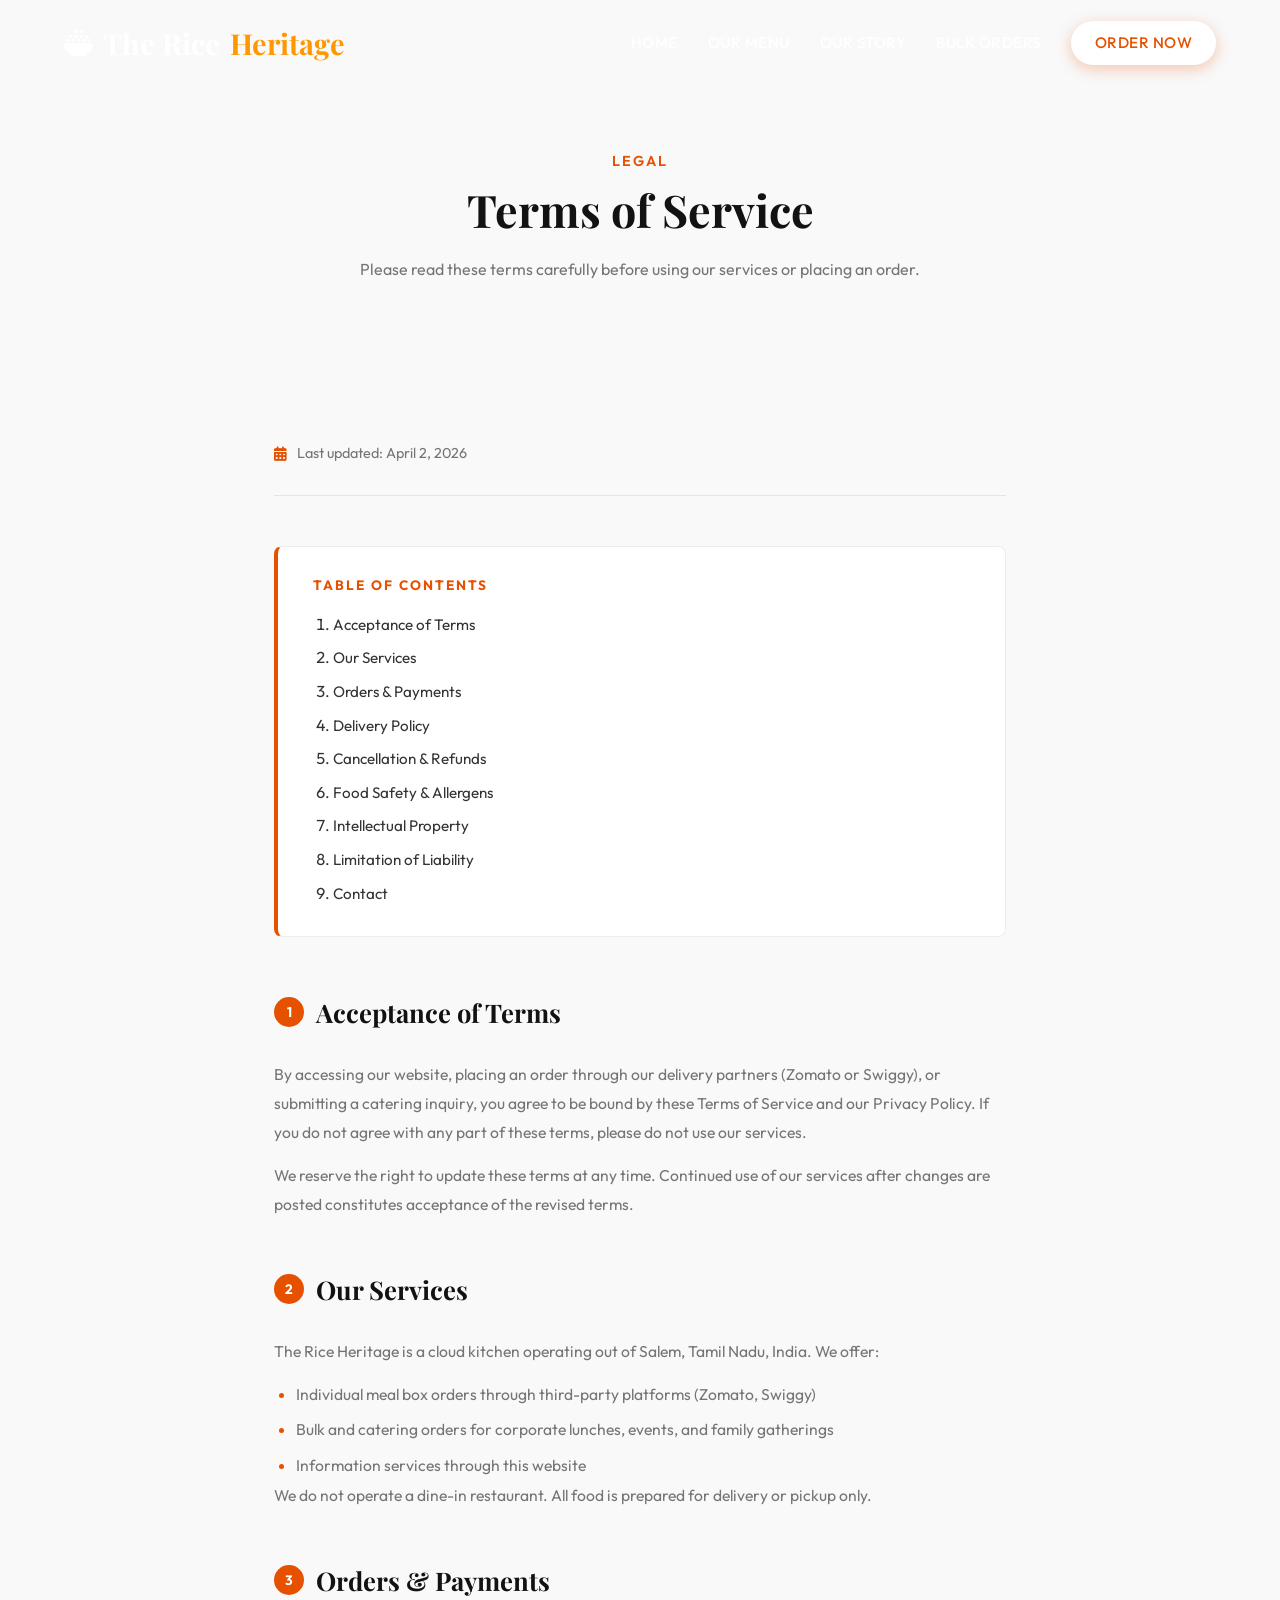
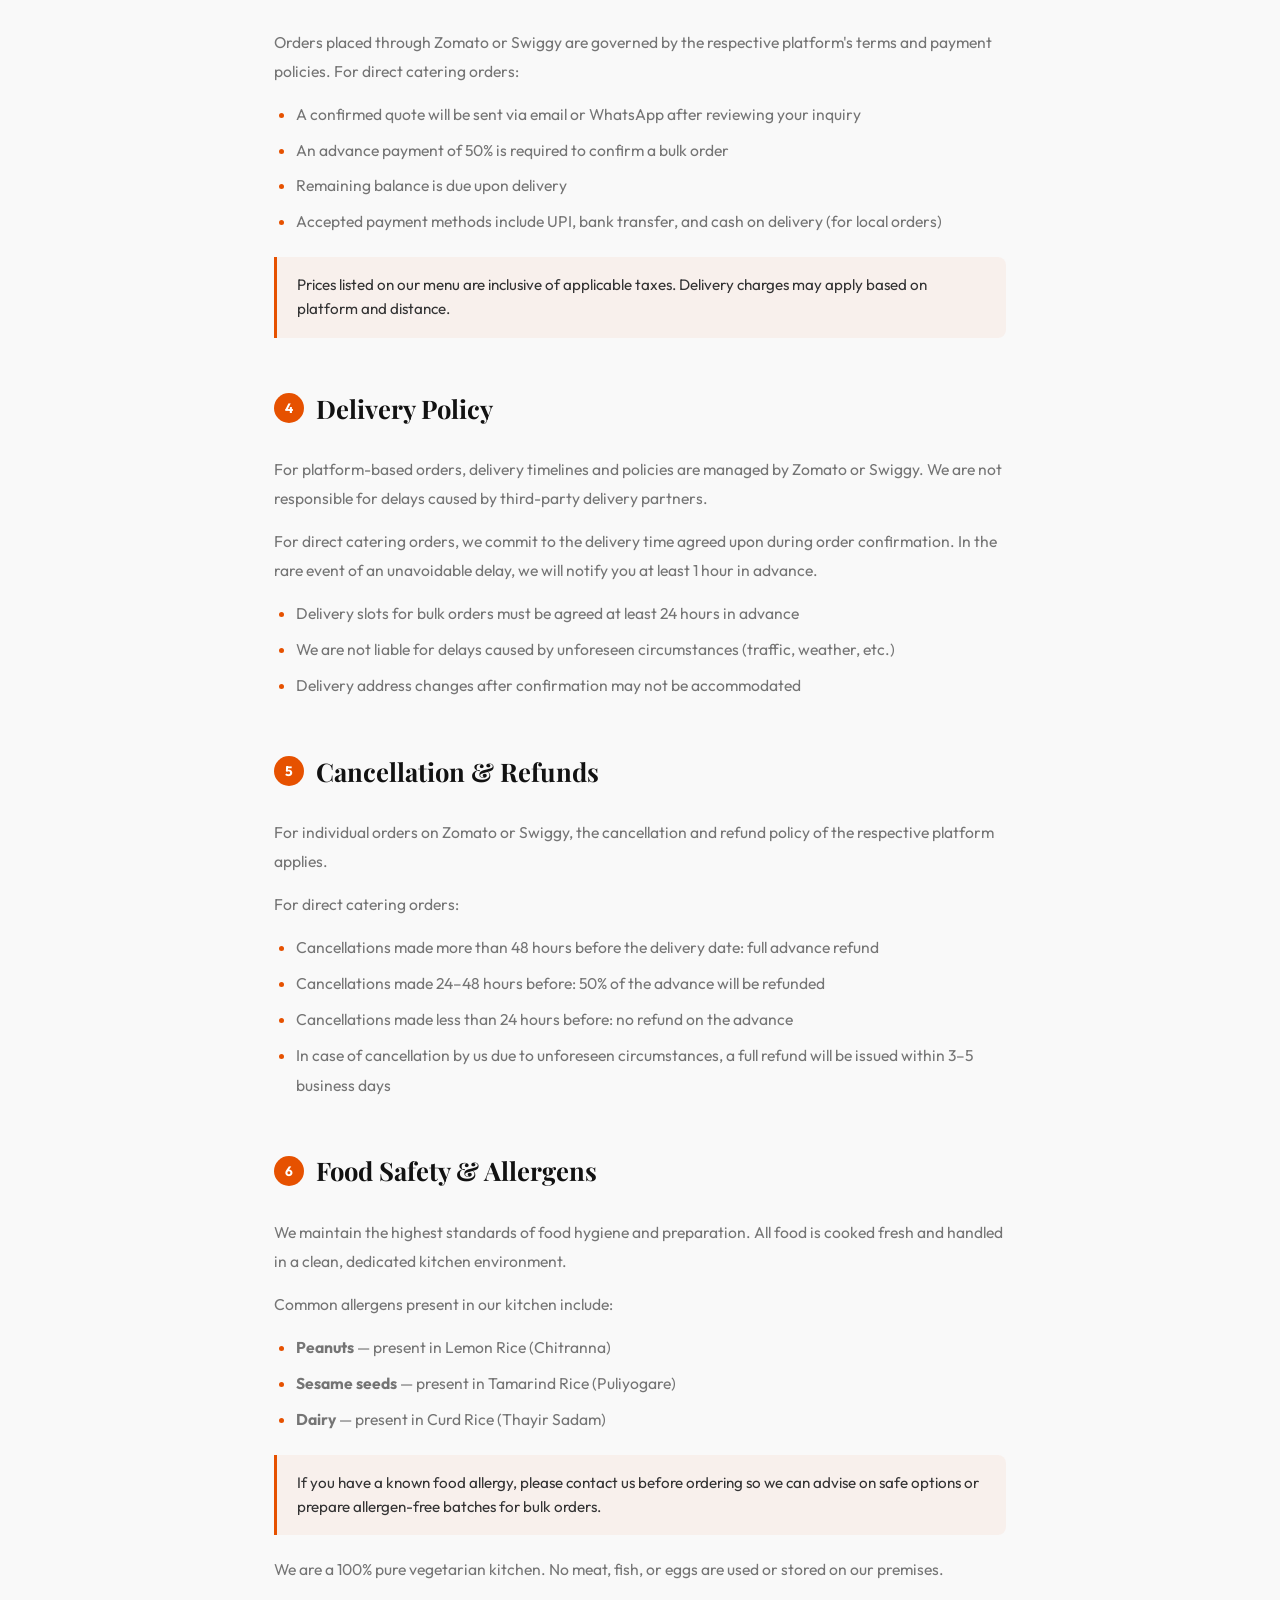
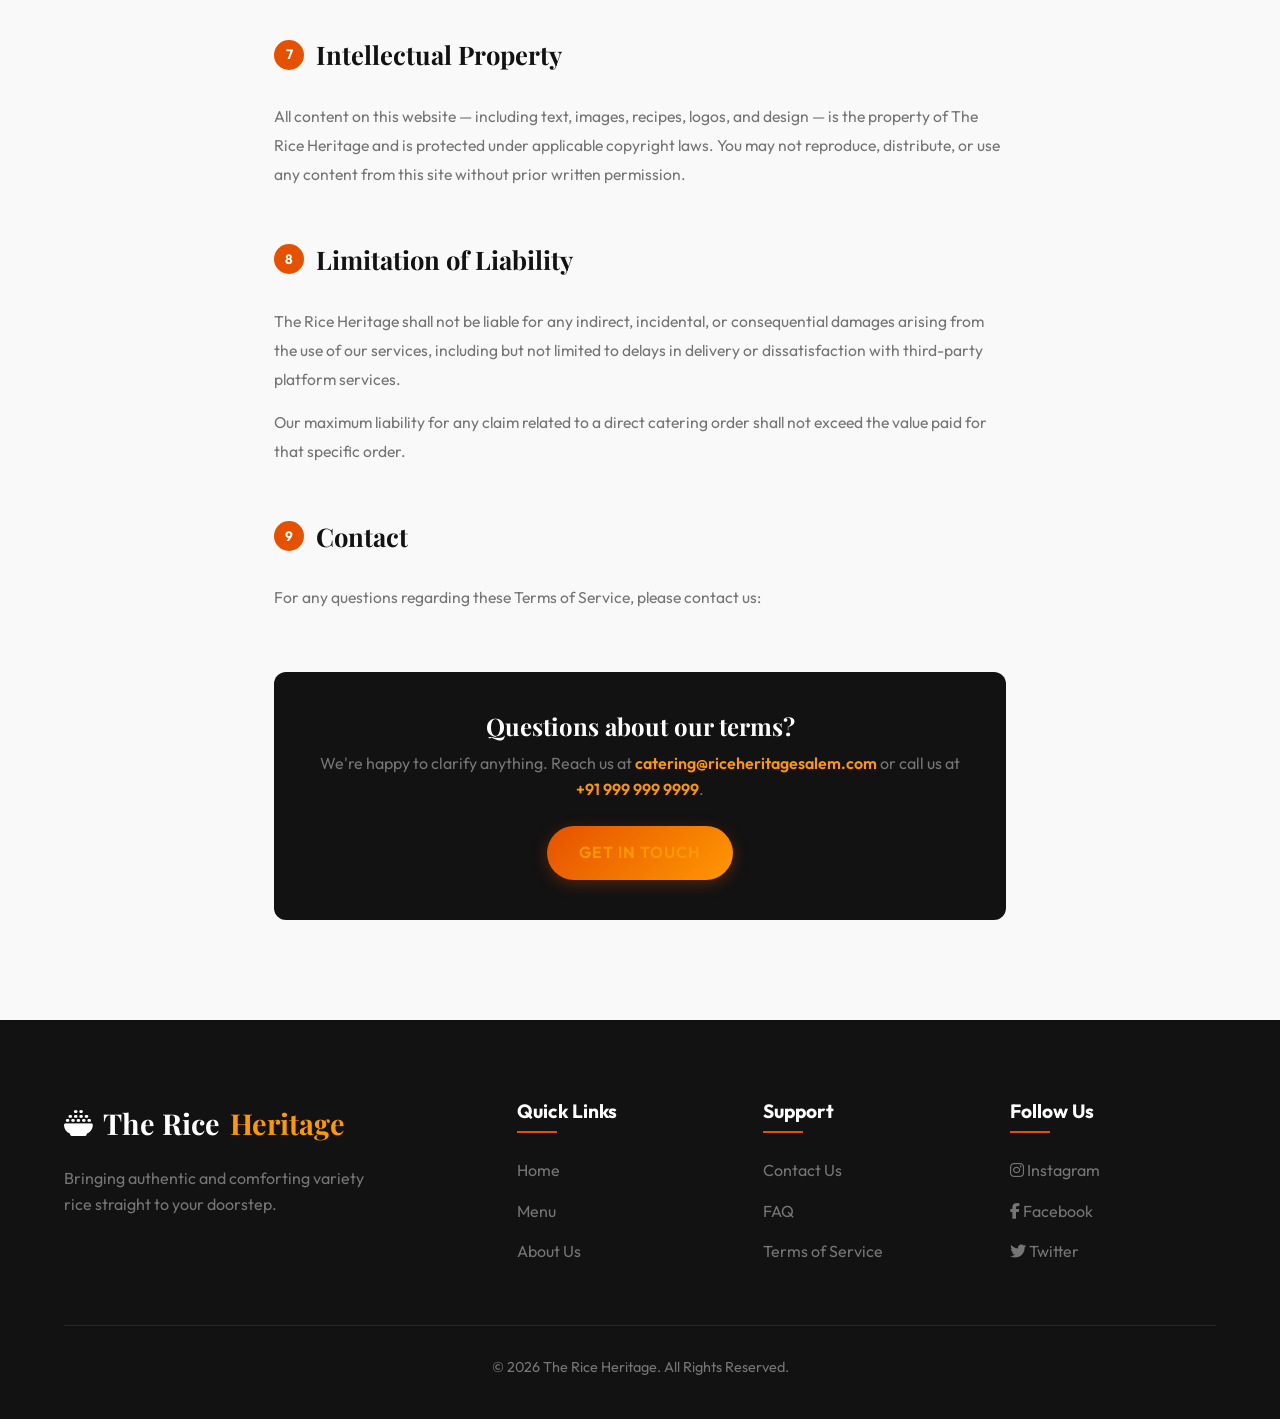
<file: .claude/worktrees/heuristic-easley/VarietyRice/terms.html>
<!DOCTYPE html>
<html lang="en">
<head>
  <meta charset="UTF-8">
  <meta name="viewport" content="width=device-width, initial-scale=1.0">
  <title>Terms of Service | The Rice Heritage</title>
  <meta name="description" content="Terms of Service for The Rice Heritage — your trusted South Indian variety rice cloud kitchen.">
  <link rel="stylesheet" href="styles.css">
  <link rel="stylesheet" href="https://cdnjs.cloudflare.com/ajax/libs/font-awesome/6.4.0/css/all.min.css">
  <style>
    .page-header {
      padding: 150px 5% 80px;
      text-align: center;
      background: var(--light-bg);
    }

    .terms-container {
      max-width: 860px;
      margin: 0 auto;
      padding: 60px 5% 100px;
    }

    .terms-meta {
      display: flex;
      align-items: center;
      gap: 10px;
      color: var(--text-light);
      font-size: 0.9rem;
      margin-bottom: 50px;
      padding-bottom: 30px;
      border-bottom: 1px solid rgba(0,0,0,0.08);
    }

    .terms-meta i {
      color: var(--primary-color);
    }

    .terms-toc {
      background: var(--white);
      border: 1px solid rgba(0,0,0,0.07);
      border-left: 4px solid var(--primary-color);
      border-radius: 8px;
      padding: 30px 35px;
      margin-bottom: 60px;
    }

    .terms-toc h3 {
      font-family: var(--font-sans);
      font-size: 0.85rem;
      text-transform: uppercase;
      letter-spacing: 2px;
      color: var(--primary-color);
      margin-bottom: 18px;
    }

    .terms-toc ol {
      list-style: decimal;
      padding-left: 20px;
      display: flex;
      flex-direction: column;
      gap: 8px;
    }

    .terms-toc a {
      color: var(--text-main);
      font-size: 0.95rem;
      transition: var(--transition);
    }

    .terms-toc a:hover {
      color: var(--primary-color);
    }

    .terms-section {
      margin-bottom: 55px;
    }

    .terms-section h2 {
      font-size: 1.6rem;
      margin-bottom: 18px;
      padding-bottom: 12px;
      border-bottom: 2px solid var(--light-bg);
      color: var(--dark-bg);
      display: flex;
      align-items: center;
      gap: 12px;
    }

    .terms-section h2 span.num {
      background: var(--primary-color);
      color: var(--white);
      font-family: var(--font-sans);
      font-size: 0.85rem;
      font-weight: 700;
      width: 30px;
      height: 30px;
      border-radius: 50%;
      display: inline-flex;
      align-items: center;
      justify-content: center;
      flex-shrink: 0;
    }

    .terms-section p {
      color: var(--text-light);
      line-height: 1.85;
      margin-bottom: 14px;
      font-size: 0.98rem;
    }

    .terms-section ul {
      list-style: disc;
      padding-left: 22px;
      color: var(--text-light);
      line-height: 1.9;
      font-size: 0.98rem;
      display: flex;
      flex-direction: column;
      gap: 6px;
    }

    .terms-section ul li::marker {
      color: var(--primary-color);
    }

    .terms-highlight {
      background: rgba(230, 81, 0, 0.05);
      border-left: 3px solid var(--primary-color);
      padding: 16px 20px;
      border-radius: 0 8px 8px 0;
      margin: 20px 0;
      font-size: 0.95rem;
      color: var(--text-main);
    }

    .terms-contact-box {
      background: var(--dark-bg);
      color: var(--white);
      border-radius: 12px;
      padding: 40px;
      margin-top: 60px;
      text-align: center;
    }

    .terms-contact-box h3 {
      color: var(--white);
      font-size: 1.5rem;
      margin-bottom: 10px;
    }

    .terms-contact-box p {
      color: var(--text-light);
      margin-bottom: 24px;
    }

    .terms-contact-box a {
      color: var(--primary-light);
      font-weight: 600;
    }
  </style>
</head>
<body>

  <!-- Header -->
  <header class="scrolled">
    <a href="index.html" class="logo"><i class="fa-solid fa-bowl-rice"></i> The Rice <span>Heritage</span></a>

    <button class="mobile-menu-btn">
      <i class="fa-solid fa-bars"></i>
    </button>

    <nav class="nav-links">
      <a href="index.html">Home</a>
      <a href="menu.html">Our Menu</a>
      <a href="about.html">Our Story</a>
      <a href="contact.html">Bulk Orders</a>
      <a href="contact.html" class="btn btn-primary nav-btn">Order Now</a>
    </nav>
  </header>

  <!-- Page Header -->
  <section class="page-header">
    <span class="section-subtitle animate-up">Legal</span>
    <h1 class="section-title animate-up delay-1">Terms of Service</h1>
    <p class="animate-up delay-2" style="max-width:600px; margin:20px auto; color:var(--text-light);">Please read these terms carefully before using our services or placing an order.</p>
  </section>

  <!-- Terms Content -->
  <div class="terms-container reveal">

    <div class="terms-meta">
      <i class="fa-solid fa-calendar-days"></i>
      Last updated: April 2, 2026
    </div>

    <!-- Table of Contents -->
    <div class="terms-toc">
      <h3>Table of Contents</h3>
      <ol>
        <li><a href="#acceptance">Acceptance of Terms</a></li>
        <li><a href="#services">Our Services</a></li>
        <li><a href="#orders">Orders & Payments</a></li>
        <li><a href="#delivery">Delivery Policy</a></li>
        <li><a href="#cancellation">Cancellation & Refunds</a></li>
        <li><a href="#food-safety">Food Safety & Allergens</a></li>
        <li><a href="#intellectual">Intellectual Property</a></li>
        <li><a href="#liability">Limitation of Liability</a></li>
        <li><a href="#contact-legal">Contact</a></li>
      </ol>
    </div>

    <!-- 1 -->
    <div class="terms-section" id="acceptance">
      <h2><span class="num">1</span> Acceptance of Terms</h2>
      <p>By accessing our website, placing an order through our delivery partners (Zomato or Swiggy), or submitting a catering inquiry, you agree to be bound by these Terms of Service and our Privacy Policy. If you do not agree with any part of these terms, please do not use our services.</p>
      <p>We reserve the right to update these terms at any time. Continued use of our services after changes are posted constitutes acceptance of the revised terms.</p>
    </div>

    <!-- 2 -->
    <div class="terms-section" id="services">
      <h2><span class="num">2</span> Our Services</h2>
      <p>The Rice Heritage is a cloud kitchen operating out of Salem, Tamil Nadu, India. We offer:</p>
      <ul>
        <li>Individual meal box orders through third-party platforms (Zomato, Swiggy)</li>
        <li>Bulk and catering orders for corporate lunches, events, and family gatherings</li>
        <li>Information services through this website</li>
      </ul>
      <p>We do not operate a dine-in restaurant. All food is prepared for delivery or pickup only.</p>
    </div>

    <!-- 3 -->
    <div class="terms-section" id="orders">
      <h2><span class="num">3</span> Orders & Payments</h2>
      <p>Orders placed through Zomato or Swiggy are governed by the respective platform's terms and payment policies. For direct catering orders:</p>
      <ul>
        <li>A confirmed quote will be sent via email or WhatsApp after reviewing your inquiry</li>
        <li>An advance payment of 50% is required to confirm a bulk order</li>
        <li>Remaining balance is due upon delivery</li>
        <li>Accepted payment methods include UPI, bank transfer, and cash on delivery (for local orders)</li>
      </ul>
      <div class="terms-highlight">
        Prices listed on our menu are inclusive of applicable taxes. Delivery charges may apply based on platform and distance.
      </div>
    </div>

    <!-- 4 -->
    <div class="terms-section" id="delivery">
      <h2><span class="num">4</span> Delivery Policy</h2>
      <p>For platform-based orders, delivery timelines and policies are managed by Zomato or Swiggy. We are not responsible for delays caused by third-party delivery partners.</p>
      <p>For direct catering orders, we commit to the delivery time agreed upon during order confirmation. In the rare event of an unavoidable delay, we will notify you at least 1 hour in advance.</p>
      <ul>
        <li>Delivery slots for bulk orders must be agreed at least 24 hours in advance</li>
        <li>We are not liable for delays caused by unforeseen circumstances (traffic, weather, etc.)</li>
        <li>Delivery address changes after confirmation may not be accommodated</li>
      </ul>
    </div>

    <!-- 5 -->
    <div class="terms-section" id="cancellation">
      <h2><span class="num">5</span> Cancellation & Refunds</h2>
      <p>For individual orders on Zomato or Swiggy, the cancellation and refund policy of the respective platform applies.</p>
      <p>For direct catering orders:</p>
      <ul>
        <li>Cancellations made more than 48 hours before the delivery date: full advance refund</li>
        <li>Cancellations made 24–48 hours before: 50% of the advance will be refunded</li>
        <li>Cancellations made less than 24 hours before: no refund on the advance</li>
        <li>In case of cancellation by us due to unforeseen circumstances, a full refund will be issued within 3–5 business days</li>
      </ul>
    </div>

    <!-- 6 -->
    <div class="terms-section" id="food-safety">
      <h2><span class="num">6</span> Food Safety & Allergens</h2>
      <p>We maintain the highest standards of food hygiene and preparation. All food is cooked fresh and handled in a clean, dedicated kitchen environment.</p>
      <p>Common allergens present in our kitchen include:</p>
      <ul>
        <li><strong>Peanuts</strong> — present in Lemon Rice (Chitranna)</li>
        <li><strong>Sesame seeds</strong> — present in Tamarind Rice (Puliyogare)</li>
        <li><strong>Dairy</strong> — present in Curd Rice (Thayir Sadam)</li>
      </ul>
      <div class="terms-highlight">
        If you have a known food allergy, please contact us before ordering so we can advise on safe options or prepare allergen-free batches for bulk orders.
      </div>
      <p>We are a 100% pure vegetarian kitchen. No meat, fish, or eggs are used or stored on our premises.</p>
    </div>

    <!-- 7 -->
    <div class="terms-section" id="intellectual">
      <h2><span class="num">7</span> Intellectual Property</h2>
      <p>All content on this website — including text, images, recipes, logos, and design — is the property of The Rice Heritage and is protected under applicable copyright laws. You may not reproduce, distribute, or use any content from this site without prior written permission.</p>
    </div>

    <!-- 8 -->
    <div class="terms-section" id="liability">
      <h2><span class="num">8</span> Limitation of Liability</h2>
      <p>The Rice Heritage shall not be liable for any indirect, incidental, or consequential damages arising from the use of our services, including but not limited to delays in delivery or dissatisfaction with third-party platform services.</p>
      <p>Our maximum liability for any claim related to a direct catering order shall not exceed the value paid for that specific order.</p>
    </div>

    <!-- 9 -->
    <div class="terms-section" id="contact-legal">
      <h2><span class="num">9</span> Contact</h2>
      <p>For any questions regarding these Terms of Service, please contact us:</p>
    </div>

    <div class="terms-contact-box">
      <h3>Questions about our terms?</h3>
      <p>We're happy to clarify anything. Reach us at <a href="mailto:catering@riceheritagesalem.com">catering@riceheritagesalem.com</a> or call us at <a href="tel:+919999999999">+91 999 999 9999</a>.</p>
      <a href="contact.html" class="btn btn-primary">Get in Touch</a>
    </div>

  </div>

  <!-- Footer -->
  <footer>
    <div class="footer-grid">
      <div class="footer-brand">
        <a href="index.html" class="logo"><i class="fa-solid fa-bowl-rice"></i> The Rice <span>Heritage</span></a>
        <p>Bringing authentic and comforting variety rice straight to your doorstep.</p>
      </div>
      <div class="footer-col">
        <h4>Quick Links</h4>
        <ul>
          <li><a href="index.html">Home</a></li>
          <li><a href="menu.html">Menu</a></li>
          <li><a href="about.html">About Us</a></li>
        </ul>
      </div>
      <div class="footer-col">
        <h4>Support</h4>
        <ul>
          <li><a href="contact.html">Contact Us</a></li>
          <li><a href="faq.html">FAQ</a></li>
          <li><a href="terms.html">Terms of Service</a></li>
        </ul>
      </div>
      <div class="footer-col">
        <h4>Follow Us</h4>
        <ul>
          <li><a href="#"><i class="fa-brands fa-instagram"></i> Instagram</a></li>
          <li><a href="#"><i class="fa-brands fa-facebook-f"></i> Facebook</a></li>
          <li><a href="#"><i class="fa-brands fa-twitter"></i> Twitter</a></li>
        </ul>
      </div>
    </div>
    <div class="footer-bottom">
      <p>&copy; 2026 The Rice Heritage. All Rights Reserved.</p>
    </div>
  </footer>

  <script src="script.js"></script>
</body>
</html>
</file>
<file: VarietyRice/styles.css>
@import url('https://fonts.googleapis.com/css2?family=Outfit:wght@300;400;500;600;700&family=Playfair+Display:ital,wght@0,600;0,700;1,600&display=swap');

:root {
  --primary-color: #E65100; /* Deep Saffron/Orange */
  --primary-light: #FF9800; /* Bright Orange */
  --secondary-color: #FBC02D; /* Turmeric Yellow */
  --accent-green: #2E7D32; /* Coriander/Curry Leaf Green */
  --dark-bg: #121212;
  --dark-surface: #1E1E1E;
  --light-bg: #F9F9F9;
  --white: #FFFFFF;
  --text-main: #333333;
  --text-light: #757575;
  --text-inverse: #FFFFFF;
  --gold: #D4AF37;
  
  --font-sans: 'Outfit', sans-serif;
  --font-serif: 'Playfair Display', serif;
  
  --transition: all 0.3s cubic-bezier(0.25, 0.8, 0.25, 1);
  --shadow-sm: 0 4px 6px rgba(0,0,0,0.05);
  --shadow-md: 0 10px 20px rgba(0,0,0,0.08);
  --shadow-lg: 0 15px 30px rgba(230, 81, 0, 0.15);
}

* {
  margin: 0;
  padding: 0;
  box-sizing: border-box;
}

body {
  font-family: var(--font-sans);
  color: var(--text-main);
  background-color: var(--light-bg);
  line-height: 1.6;
  overflow-x: hidden;
}

h1, h2, h3, h4, h5, h6 {
  font-family: var(--font-serif);
  color: var(--dark-bg);
  line-height: 1.2;
}

a {
  text-decoration: none;
  color: inherit;
}

ul {
  list-style: none;
}

/* Typography Utilities */
.text-primary { color: var(--primary-color); }
.text-gold { color: var(--gold); }
.text-center { text-align: center; }

/* Buttons */
.btn {
  display: inline-block;
  padding: 14px 32px;
  border-radius: 50px;
  font-weight: 600;
  font-size: 1rem;
  cursor: pointer;
  transition: var(--transition);
  border: none;
  font-family: var(--font-sans);
  text-transform: uppercase;
  letter-spacing: 1px;
}

.btn-primary {
  background: linear-gradient(135deg, var(--primary-color), var(--primary-light));
  color: var(--white);
  box-shadow: 0 4px 15px rgba(230, 81, 0, 0.3);
}

.btn-primary:hover {
  transform: translateY(-3px);
  box-shadow: 0 8px 25px rgba(230, 81, 0, 0.4);
}

.btn-outline {
  background: transparent;
  color: var(--primary-color);
  border: 2px solid var(--primary-color);
}

.btn-outline:hover {
  background: var(--primary-color);
  color: var(--white);
}

/* Navbar */
header {
  position: fixed;
  top: 0;
  left: 0;
  width: 100%;
  padding: 20px 5%;
  display: flex;
  justify-content: space-between;
  align-items: center;
  z-index: 1000;
  transition: var(--transition);
}

header.scrolled {
  background-color: rgba(255, 255, 255, 0.95);
  backdrop-filter: blur(10px);
  padding: 15px 5%;
  box-shadow: var(--shadow-sm);
}

header.scrolled .logo,
header.scrolled .nav-links a {
  color: var(--dark-bg);
}

.logo {
  font-family: var(--font-serif);
  font-size: 1.8rem;
  font-weight: 700;
  color: var(--white);
  display: flex;
  align-items: center;
  gap: 10px;
}

.logo span {
  color: var(--primary-light);
}

header.scrolled .logo span {
  color: var(--primary-color);
}

.nav-links {
  display: flex;
  gap: 30px;
  align-items: center;
}

.nav-links a {
  color: var(--white);
  font-weight: 500;
  position: relative;
  font-size: 0.95rem;
  text-transform: uppercase;
  letter-spacing: 0.5px;
}

.nav-links a::after {
  content: '';
  position: absolute;
  bottom: -5px;
  left: 0;
  width: 0%;
  height: 2px;
  background-color: var(--primary-color);
  transition: var(--transition);
}

.nav-links a:hover::after,
.nav-links a.active::after {
  width: 100%;
}

.mobile-menu-btn {
  display: none;
  font-size: 24px;
  background: none;
  border: none;
  color: var(--white);
  cursor: pointer;
}

header.scrolled .mobile-menu-btn {
  color: var(--dark-bg);
}

.nav-btn {
  padding: 10px 24px;
  background: var(--white);
  color: var(--primary-color) !important;
  border-radius: 50px;
  font-weight: 600;
}

header.scrolled .nav-btn {
  background: var(--primary-color);
  color: var(--white) !important;
}

/* Footer */
footer {
  background-color: var(--dark-bg);
  color: var(--white);
  padding: 80px 5% 40px;
}

.footer-grid {
  display: grid;
  grid-template-columns: 2fr 1fr 1fr 1fr;
  gap: 40px;
  margin-bottom: 60px;
}

.footer-brand .logo {
  margin-bottom: 20px;
}

.footer-brand p {
  color: var(--text-light);
  max-width: 300px;
}

.footer-col h4 {
  color: var(--white);
  font-family: var(--font-sans);
  font-size: 1.2rem;
  margin-bottom: 25px;
  position: relative;
  padding-bottom: 10px;
}

.footer-col h4::after {
  content: '';
  position: absolute;
  bottom: 0;
  left: 0;
  width: 40px;
  height: 2px;
  background-color: var(--primary-color);
}

.footer-col ul {
  display: flex;
  flex-direction: column;
  gap: 15px;
}

.footer-col a {
  color: var(--text-light);
  transition: var(--transition);
}

.footer-col a:hover {
  color: var(--primary-color);
  padding-left: 5px;
}

.footer-bottom {
  text-align: center;
  padding-top: 30px;
  border-top: 1px solid rgba(255,255,255,0.1);
  color: var(--text-light);
  font-size: 0.9rem;
}

/* Utilities */
.section-padding {
  padding: 100px 5%;
}

.section-header {
  text-align: center;
  margin-bottom: 60px;
}

.section-subtitle {
  color: var(--primary-color);
  font-weight: 600;
  text-transform: uppercase;
  letter-spacing: 2px;
  display: block;
  margin-bottom: 10px;
  font-size: 0.9rem;
}

.section-title {
  font-size: 2.8rem;
}

/* Animations */
@keyframes fadeInUp {
  from {
    opacity: 0;
    transform: translateY(30px);
  }
  to {
    opacity: 1;
    transform: translateY(0);
  }
}

.animate-up {
  opacity: 0;
  animation: fadeInUp 0.8s ease forwards;
}

.delay-1 { animation-delay: 0.2s; }
.delay-2 { animation-delay: 0.4s; }
.delay-3 { animation-delay: 0.6s; }

/* Responsive */
@media (max-width: 992px) {
  .footer-grid {
    grid-template-columns: 1fr 1fr;
  }
}

@media (max-width: 768px) {
  .nav-links {
    position: fixed;
    top: 0;
    right: -100%;
    width: 250px;
    height: 100vh;
    background-color: var(--white);
    flex-direction: column;
    justify-content: center;
    box-shadow: var(--shadow-lg);
    transition: 0.4s ease;
  }
  
  .nav-links.active {
    right: 0;
  }
  
  .nav-links a {
    color: var(--dark-bg);
  }
  
  .mobile-menu-btn {
    display: block;
    z-index: 1001;
  }
  
  .mobile-menu-btn.active {
    color: var(--dark-bg);
  }
  
  .footer-grid {
    grid-template-columns: 1fr;
    text-align: center;
  }
  
  .footer-col h4::after {
    left: 50%;
    transform: translateX(-50%);
  }
  
  .footer-brand p {
    margin: 0 auto;
  }
}
</file>
<file: .claude/worktrees/heuristic-easley/VarietyRice/styles.css>
@import url('https://fonts.googleapis.com/css2?family=Outfit:wght@300;400;500;600;700&family=Playfair+Display:ital,wght@0,600;0,700;1,600&display=swap');

:root {
  --primary-color: #E65100; /* Deep Saffron/Orange */
  --primary-light: #FF9800; /* Bright Orange */
  --secondary-color: #FBC02D; /* Turmeric Yellow */
  --accent-green: #2E7D32; /* Coriander/Curry Leaf Green */
  --dark-bg: #121212;
  --dark-surface: #1E1E1E;
  --light-bg: #F9F9F9;
  --white: #FFFFFF;
  --text-main: #333333;
  --text-light: #757575;
  --text-inverse: #FFFFFF;
  --gold: #D4AF37;
  
  --font-sans: 'Outfit', sans-serif;
  --font-serif: 'Playfair Display', serif;
  
  --transition: all 0.3s cubic-bezier(0.25, 0.8, 0.25, 1);
  --shadow-sm: 0 4px 6px rgba(0,0,0,0.05);
  --shadow-md: 0 10px 20px rgba(0,0,0,0.08);
  --shadow-lg: 0 15px 30px rgba(230, 81, 0, 0.15);
}

* {
  margin: 0;
  padding: 0;
  box-sizing: border-box;
}

body {
  font-family: var(--font-sans);
  color: var(--text-main);
  background-color: var(--light-bg);
  line-height: 1.6;
  overflow-x: hidden;
}

h1, h2, h3, h4, h5, h6 {
  font-family: var(--font-serif);
  color: var(--dark-bg);
  line-height: 1.2;
}

a {
  text-decoration: none;
  color: inherit;
}

ul {
  list-style: none;
}

/* Typography Utilities */
.text-primary { color: var(--primary-color); }
.text-gold { color: var(--gold); }
.text-center { text-align: center; }

/* Buttons */
.btn {
  display: inline-block;
  padding: 14px 32px;
  border-radius: 50px;
  font-weight: 600;
  font-size: 1rem;
  cursor: pointer;
  transition: var(--transition);
  border: none;
  font-family: var(--font-sans);
  text-transform: uppercase;
  letter-spacing: 1px;
}

.btn-primary {
  background: linear-gradient(135deg, var(--primary-color), var(--primary-light));
  color: var(--white);
  box-shadow: 0 4px 15px rgba(230, 81, 0, 0.3);
}

.btn-primary:hover {
  transform: translateY(-3px);
  box-shadow: 0 8px 25px rgba(230, 81, 0, 0.4);
}

.btn-outline {
  background: transparent;
  color: var(--primary-color);
  border: 2px solid var(--primary-color);
}

.btn-outline:hover {
  background: var(--primary-color);
  color: var(--white);
}

/* Navbar */
header {
  position: fixed;
  top: 0;
  left: 0;
  width: 100%;
  padding: 20px 5%;
  display: flex;
  justify-content: space-between;
  align-items: center;
  z-index: 1000;
  transition: var(--transition);
}

header.scrolled {
  background-color: rgba(255, 255, 255, 0.95);
  backdrop-filter: blur(10px);
  padding: 15px 5%;
  box-shadow: var(--shadow-sm);
}

header.scrolled .logo,
header.scrolled .nav-links a {
  color: var(--dark-bg);
}

.logo {
  font-family: var(--font-serif);
  font-size: 1.8rem;
  font-weight: 700;
  color: var(--white);
  display: flex;
  align-items: center;
  gap: 10px;
}

.logo span {
  color: var(--primary-light);
}

header.scrolled .logo span {
  color: var(--primary-color);
}

.nav-links {
  display: flex;
  gap: 30px;
  align-items: center;
}

.nav-links a {
  color: var(--white);
  font-weight: 500;
  position: relative;
  font-size: 0.95rem;
  text-transform: uppercase;
  letter-spacing: 0.5px;
}

.nav-links a::after {
  content: '';
  position: absolute;
  bottom: -5px;
  left: 0;
  width: 0%;
  height: 2px;
  background-color: var(--primary-color);
  transition: var(--transition);
}

.nav-links a:hover::after,
.nav-links a.active::after {
  width: 100%;
}

.mobile-menu-btn {
  display: none;
  font-size: 24px;
  background: none;
  border: none;
  color: var(--white);
  cursor: pointer;
}

header.scrolled .mobile-menu-btn {
  color: var(--dark-bg);
}

.nav-btn {
  padding: 10px 24px;
  background: var(--white);
  color: var(--primary-color) !important;
  border-radius: 50px;
  font-weight: 600;
}

header.scrolled .nav-btn {
  background: var(--primary-color);
  color: var(--white) !important;
}

/* Footer */
footer {
  background-color: var(--dark-bg);
  color: var(--white);
  padding: 80px 5% 40px;
}

.footer-grid {
  display: grid;
  grid-template-columns: 2fr 1fr 1fr 1fr;
  gap: 40px;
  margin-bottom: 60px;
}

.footer-brand .logo {
  margin-bottom: 20px;
}

.footer-brand p {
  color: var(--text-light);
  max-width: 300px;
}

.footer-col h4 {
  color: var(--white);
  font-family: var(--font-sans);
  font-size: 1.2rem;
  margin-bottom: 25px;
  position: relative;
  padding-bottom: 10px;
}

.footer-col h4::after {
  content: '';
  position: absolute;
  bottom: 0;
  left: 0;
  width: 40px;
  height: 2px;
  background-color: var(--primary-color);
}

.footer-col ul {
  display: flex;
  flex-direction: column;
  gap: 15px;
}

.footer-col a {
  color: var(--text-light);
  transition: var(--transition);
}

.footer-col a:hover {
  color: var(--primary-color);
  padding-left: 5px;
}

.footer-bottom {
  text-align: center;
  padding-top: 30px;
  border-top: 1px solid rgba(255,255,255,0.1);
  color: var(--text-light);
  font-size: 0.9rem;
}

/* Utilities */
.section-padding {
  padding: 100px 5%;
}

.section-header {
  text-align: center;
  margin-bottom: 60px;
}

.section-subtitle {
  color: var(--primary-color);
  font-weight: 600;
  text-transform: uppercase;
  letter-spacing: 2px;
  display: block;
  margin-bottom: 10px;
  font-size: 0.9rem;
}

.section-title {
  font-size: 2.8rem;
}

/* Animations */
@keyframes fadeInUp {
  from {
    opacity: 0;
    transform: translateY(30px);
  }
  to {
    opacity: 1;
    transform: translateY(0);
  }
}

.animate-up {
  opacity: 0;
  animation: fadeInUp 0.8s ease forwards;
}

.delay-1 { animation-delay: 0.2s; }
.delay-2 { animation-delay: 0.4s; }
.delay-3 { animation-delay: 0.6s; }

/* Responsive */
@media (max-width: 992px) {
  .footer-grid {
    grid-template-columns: 1fr 1fr;
  }
}

@media (max-width: 768px) {
  .nav-links {
    position: fixed;
    top: 0;
    right: -100%;
    width: 250px;
    height: 100vh;
    background-color: var(--white);
    flex-direction: column;
    justify-content: center;
    box-shadow: var(--shadow-lg);
    transition: 0.4s ease;
  }
  
  .nav-links.active {
    right: 0;
  }
  
  .nav-links a {
    color: var(--dark-bg);
  }
  
  .mobile-menu-btn {
    display: block;
    z-index: 1001;
  }
  
  .mobile-menu-btn.active {
    color: var(--dark-bg);
  }
  
  .footer-grid {
    grid-template-columns: 1fr;
    text-align: center;
  }
  
  .footer-col h4::after {
    left: 50%;
    transform: translateX(-50%);
  }
  
  .footer-brand p {
    margin: 0 auto;
  }
}
</file>
